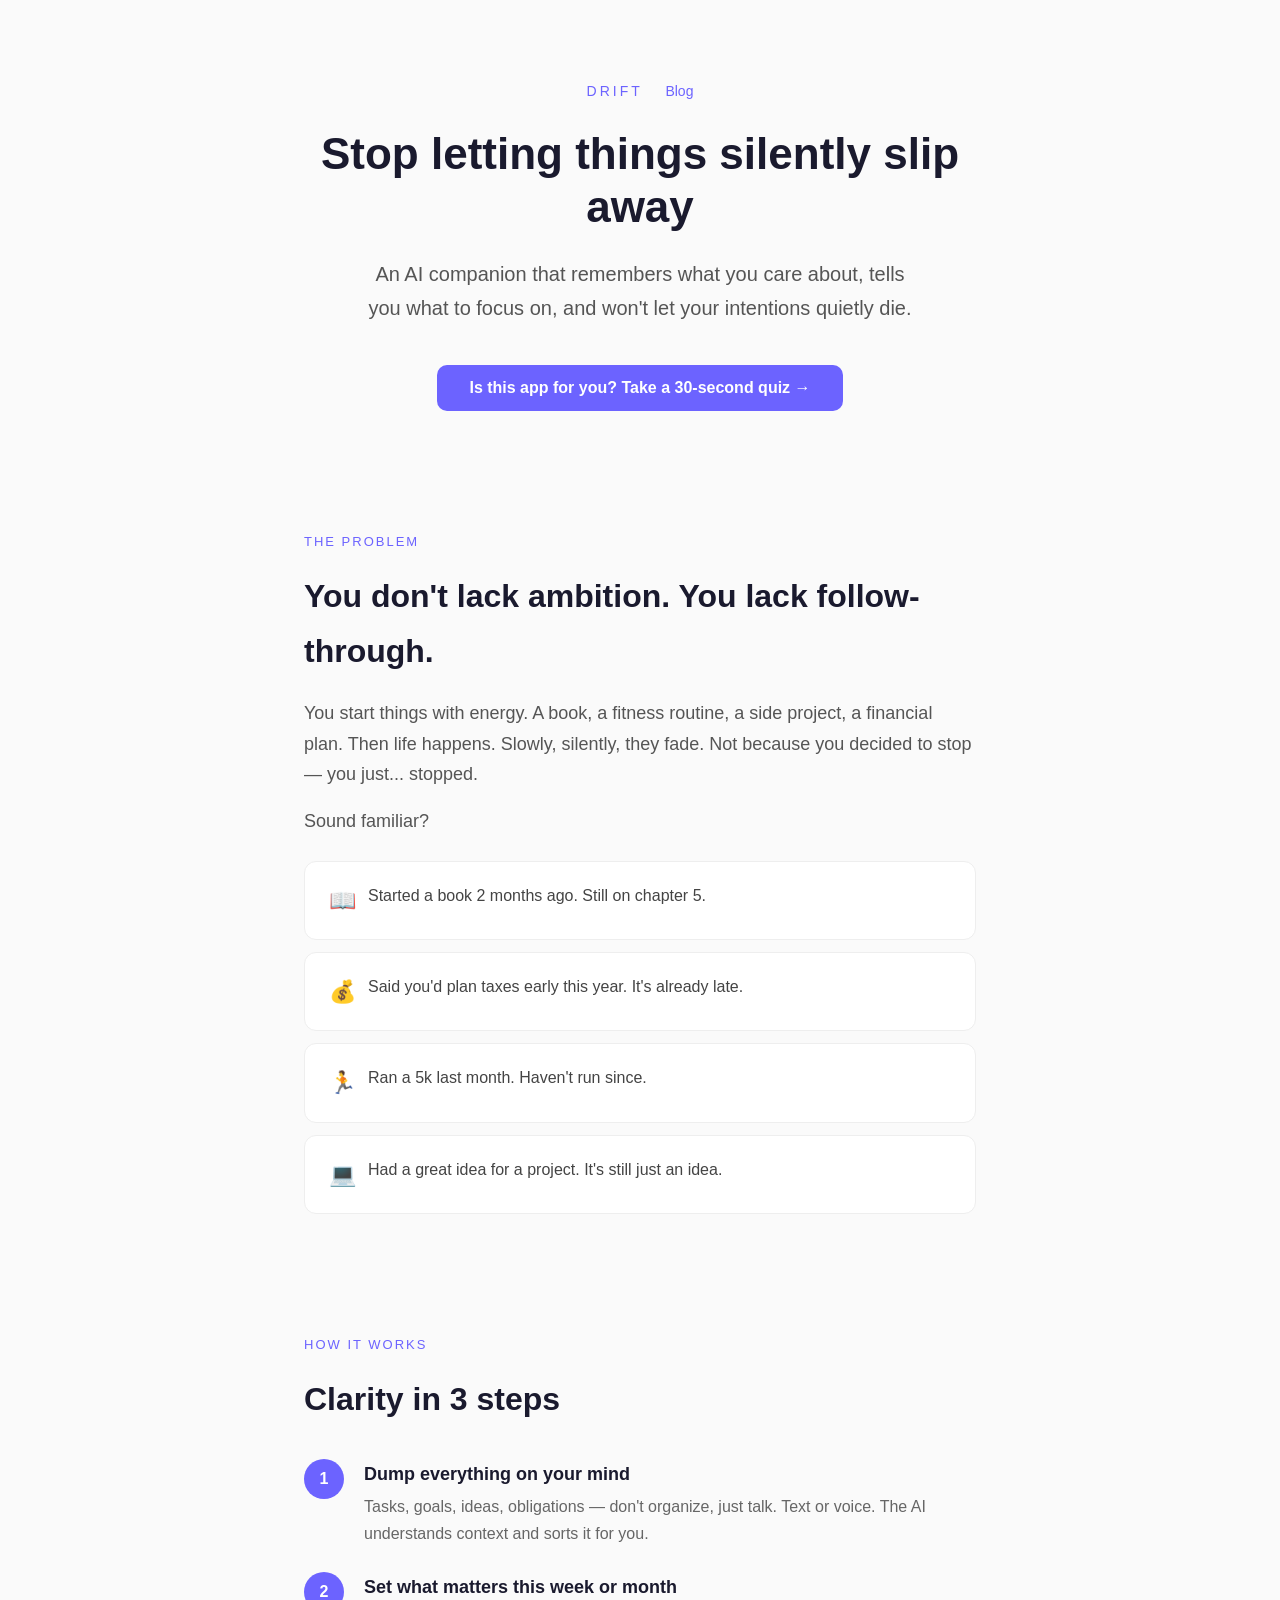
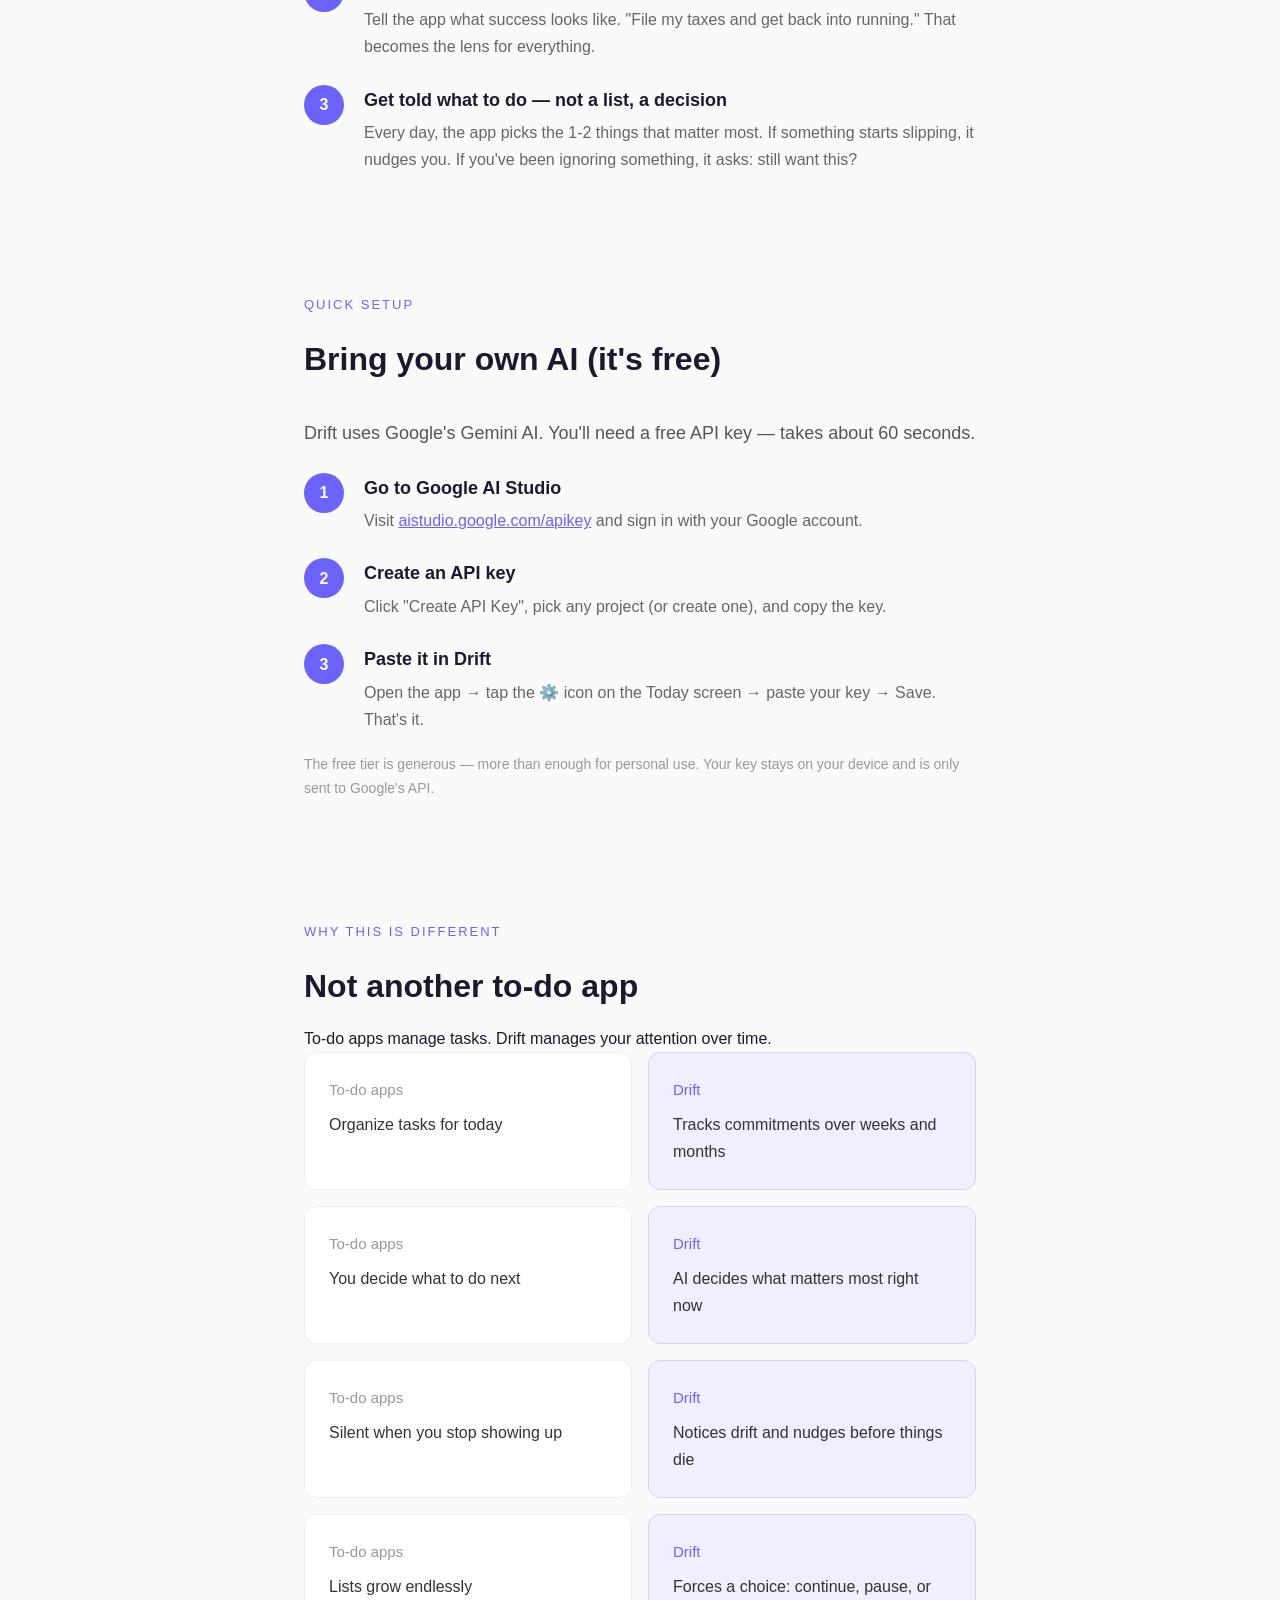
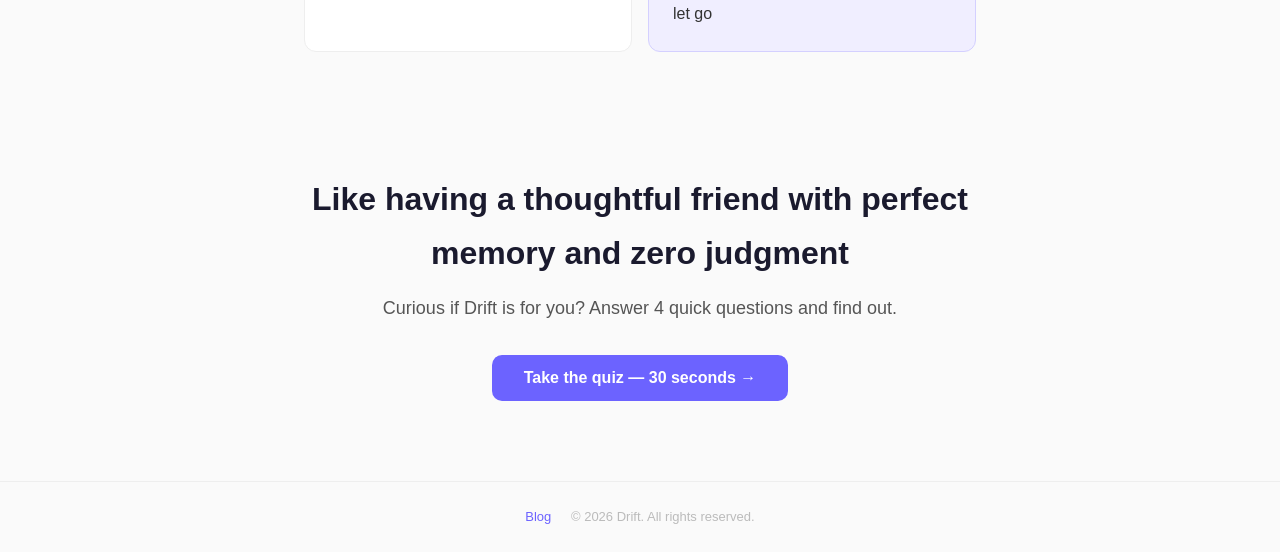
<file: index.html>
<!DOCTYPE html>
<html lang="en">
<head>
  <meta charset="UTF-8">
  <meta name="viewport" content="width=device-width, initial-scale=1.0">
  <title>Drift — Stop Letting Things Silently Slip Away</title>
  <meta name="google-site-verification" content="xtiHWnm3BCwvc8qfomX90AvRFeGoHMManrm8gWh2ktU" />
  <link rel="icon" type="image/png" href="favicon.png">
  <link rel="apple-touch-icon" href="apple-touch-icon.png">
  <meta name="description" content="An AI companion that remembers what you care about, tells you what to focus on, and won't let your intentions quietly die. Not another to-do app.">
  <link rel="canonical" href="https://suraj1074.github.io/Drift-Website/">
  <meta property="og:title" content="Drift — Stop Letting Things Silently Slip Away">
  <meta property="og:description" content="An AI companion that remembers what you care about, tells you what to focus on, and won't let your intentions quietly die.">
  <meta property="og:url" content="https://suraj1074.github.io/Drift-Website/">
  <meta property="og:type" content="website">
  <meta property="og:image" content="https://suraj1074.github.io/Drift-Website/og-image.png">
  <meta name="twitter:card" content="summary_large_image">
  <meta name="twitter:title" content="Drift — Stop Letting Things Silently Slip Away">
  <meta name="twitter:description" content="An AI companion that remembers what you care about, tells you what to focus on, and won't let your intentions quietly die.">
  <style>
    * { margin: 0; padding: 0; box-sizing: border-box; }

    body {
      font-family: -apple-system, BlinkMacSystemFont, 'Segoe UI', sans-serif;
      color: #1a1a2e;
      background: #fafafa;
      line-height: 1.7;
    }

    .container {
      max-width: 720px;
      margin: 0 auto;
      padding: 0 24px;
    }

    /* Hero */
    .hero {
      padding: 80px 0 60px;
      text-align: center;
    }

    .hero .logo {
      font-size: 14px;
      letter-spacing: 3px;
      text-transform: uppercase;
      color: #6c63ff;
      margin-bottom: 24px;
    }

    .hero h1 {
      font-size: 44px;
      font-weight: 700;
      line-height: 1.2;
      margin-bottom: 24px;
      color: #1a1a2e;
    }

    .hero .subtitle {
      font-size: 20px;
      color: #555;
      max-width: 560px;
      margin: 0 auto 40px;
    }

    .cta-box {
      display: flex;
      gap: 12px;
      justify-content: center;
      flex-wrap: wrap;
    }

    .cta-box input {
      padding: 14px 20px;
      font-size: 16px;
      border: 2px solid #e0e0e0;
      border-radius: 10px;
      width: 280px;
      outline: none;
      transition: border-color 0.2s;
    }

    .cta-box input:focus {
      border-color: #6c63ff;
    }

    .cta-box button, .btn-primary {
      padding: 14px 32px;
      font-size: 16px;
      background: #6c63ff;
      color: white;
      border: none;
      border-radius: 10px;
      cursor: pointer;
      font-weight: 600;
      transition: background 0.2s;
    }

    .cta-box button:hover, .btn-primary:hover {
      background: #5a52d5;
    }

    .cta-note {
      margin-top: 12px;
      font-size: 13px;
      color: #999;
    }

    .success-msg {
      display: none;
      margin-top: 16px;
      padding: 12px 20px;
      background: #e8f5e9;
      color: #2e7d32;
      border-radius: 8px;
      font-size: 15px;
    }

    /* Survey overlay */
    .survey-overlay {
      display: none;
      position: fixed;
      inset: 0;
      background: rgba(0,0,0,0.5);
      z-index: 100;
      align-items: center;
      justify-content: center;
      padding: 24px;
    }

    .survey-overlay.active {
      display: flex;
    }

    .survey-box {
      background: white;
      border-radius: 16px;
      padding: 40px 36px;
      max-width: 520px;
      width: 100%;
      position: relative;
      max-height: 90vh;
      overflow-y: auto;
    }

    .survey-close {
      position: absolute;
      top: 16px;
      right: 20px;
      background: none;
      border: none;
      font-size: 22px;
      cursor: pointer;
      color: #999;
    }

    .survey-progress {
      display: flex;
      gap: 6px;
      margin-bottom: 32px;
    }

    .survey-progress .dot {
      height: 4px;
      flex: 1;
      border-radius: 2px;
      background: #e0e0e0;
      transition: background 0.3s;
    }

    .survey-progress .dot.filled {
      background: #6c63ff;
    }

    .survey-question {
      display: none;
    }

    .survey-question.active {
      display: block;
    }

    .survey-question h3 {
      font-size: 22px;
      font-weight: 700;
      margin-bottom: 8px;
    }

    .survey-question .q-sub {
      font-size: 15px;
      color: #888;
      margin-bottom: 24px;
    }

    .survey-options {
      display: flex;
      flex-direction: column;
      gap: 10px;
    }

    .survey-options label {
      display: flex;
      align-items: center;
      gap: 12px;
      padding: 14px 18px;
      border: 2px solid #eee;
      border-radius: 10px;
      cursor: pointer;
      font-size: 16px;
      transition: border-color 0.2s, background 0.2s;
    }

    .survey-options label:hover {
      border-color: #d4d0ff;
      background: #faf9ff;
    }

    .survey-options input[type="radio"] {
      accent-color: #6c63ff;
      width: 18px;
      height: 18px;
    }

    .survey-options input[type="radio"]:checked + span {
      color: #1a1a2e;
    }

    .survey-options label:has(input:checked) {
      border-color: #6c63ff;
      background: #f0eeff;
    }

    .survey-nav {
      margin-top: 28px;
      display: flex;
      justify-content: flex-end;
    }

    /* Result screen */
    .survey-result {
      display: none;
      text-align: center;
    }

    .survey-result.active {
      display: block;
    }

    .result-score {
      font-size: 56px;
      margin-bottom: 8px;
    }

    .result-title {
      font-size: 24px;
      font-weight: 700;
      margin-bottom: 8px;
    }

    .result-desc {
      font-size: 16px;
      color: #555;
      margin-bottom: 28px;
      line-height: 1.6;
    }

    .result-cta {
      margin-top: 8px;
    }

    .result-cta .cta-box {
      margin-bottom: 8px;
    }

    @media (max-width: 600px) {
      .survey-box { padding: 28px 20px; }
      .survey-question h3 { font-size: 19px; }
    }

    /* Problem */
    .problem {
      padding: 60px 0;
    }

    .section-label {
      font-size: 13px;
      letter-spacing: 2px;
      text-transform: uppercase;
      color: #6c63ff;
      margin-bottom: 16px;
    }

    .problem h2 {
      font-size: 32px;
      font-weight: 700;
      margin-bottom: 20px;
    }

    .problem p {
      font-size: 18px;
      color: #555;
      margin-bottom: 16px;
    }

    .examples {
      margin-top: 24px;
      display: flex;
      flex-direction: column;
      gap: 12px;
    }

    .example-card {
      background: white;
      border: 1px solid #eee;
      border-radius: 12px;
      padding: 20px 24px;
      font-size: 16px;
      color: #444;
      display: flex;
      align-items: flex-start;
      gap: 12px;
    }

    .example-card .icon {
      font-size: 22px;
      flex-shrink: 0;
    }

    /* How it works */
    .how, .setup {
      padding: 60px 0;
    }

    .how h2, .setup h2 {
      font-size: 32px;
      font-weight: 700;
      margin-bottom: 32px;
    }

    .steps {
      display: flex;
      flex-direction: column;
      gap: 24px;
    }

    .step {
      display: flex;
      gap: 20px;
      align-items: flex-start;
    }

    .step-num {
      width: 40px;
      height: 40px;
      background: #6c63ff;
      color: white;
      border-radius: 50%;
      display: flex;
      align-items: center;
      justify-content: center;
      font-weight: 700;
      font-size: 16px;
      flex-shrink: 0;
    }

    .step-content h3 {
      font-size: 18px;
      font-weight: 600;
      margin-bottom: 4px;
    }

    .step-content p {
      font-size: 16px;
      color: #666;
    }

    /* Difference */
    .difference {
      padding: 60px 0;
    }

    .difference h2 {
      font-size: 32px;
      font-weight: 700;
      margin-bottom: 12px;
    }

    .difference > p {
      font-size: 18px;
      color: #555;
      margin-bottom: 28px;
    }

    .diff-grid {
      display: grid;
      grid-template-columns: 1fr 1fr;
      gap: 16px;
    }

    .diff-card {
      background: white;
      border: 1px solid #eee;
      border-radius: 12px;
      padding: 24px;
    }

    .diff-card.highlight {
      background: #f0eeff;
      border-color: #d4d0ff;
    }

    .diff-card h4 {
      font-size: 15px;
      color: #999;
      font-weight: 500;
      margin-bottom: 8px;
    }

    .diff-card.highlight h4 {
      color: #6c63ff;
    }

    .diff-card p {
      font-size: 16px;
      color: #333;
    }

    /* Bottom CTA */
    .bottom-cta {
      padding: 60px 0 80px;
      text-align: center;
    }

    .bottom-cta h2 {
      font-size: 32px;
      font-weight: 700;
      margin-bottom: 12px;
    }

    .bottom-cta p {
      font-size: 18px;
      color: #555;
      margin-bottom: 32px;
    }

    /* Footer */
    footer {
      padding: 24px 0;
      text-align: center;
      font-size: 13px;
      color: #bbb;
      border-top: 1px solid #eee;
    }

    @media (max-width: 600px) {
      .hero h1 { font-size: 32px; }
      .hero .subtitle { font-size: 17px; }
      .cta-box input { width: 100%; }
      .cta-box { flex-direction: column; align-items: center; }
      .diff-grid { grid-template-columns: 1fr; }
      .problem h2, .how h2, .difference h2, .bottom-cta h2 { font-size: 26px; }
    }
  </style>
</head>
<body>

  <!-- Hero -->
  <section class="hero">
    <div class="container">
      <div class="logo">Drift <a href="blog/" style="font-size:14px;letter-spacing:0;text-transform:none;color:#6c63ff;text-decoration:none;margin-left:16px;font-weight:500;">Blog</a></div>
      <h1>Stop letting things silently slip away</h1>
      <p class="subtitle">An AI companion that remembers what you care about, tells you what to focus on, and won't let your intentions quietly die.</p>
      <button class="btn-primary" onclick="openSurvey()">Is this app for you? Take a 30-second quiz →</button>
    </div>
  </section>

  <!-- Problem -->
  <section class="problem">
    <div class="container">
      <div class="section-label">The Problem</div>
      <h2>You don't lack ambition. You lack follow-through.</h2>
      <p>You start things with energy. A book, a fitness routine, a side project, a financial plan. Then life happens. Slowly, silently, they fade. Not because you decided to stop — you just... stopped.</p>
      <p>Sound familiar?</p>
      <div class="examples">
        <div class="example-card">
          <span class="icon">📖</span>
          <span>Started a book 2 months ago. Still on chapter 5.</span>
        </div>
        <div class="example-card">
          <span class="icon">💰</span>
          <span>Said you'd plan taxes early this year. It's already late.</span>
        </div>
        <div class="example-card">
          <span class="icon">🏃</span>
          <span>Ran a 5k last month. Haven't run since.</span>
        </div>
        <div class="example-card">
          <span class="icon">💻</span>
          <span>Had a great idea for a project. It's still just an idea.</span>
        </div>
      </div>
    </div>
  </section>

  <!-- How it works -->
  <section class="how">
    <div class="container">
      <div class="section-label">How It Works</div>
      <h2>Clarity in 3 steps</h2>
      <div class="steps">
        <div class="step">
          <div class="step-num">1</div>
          <div class="step-content">
            <h3>Dump everything on your mind</h3>
            <p>Tasks, goals, ideas, obligations — don't organize, just talk. Text or voice. The AI understands context and sorts it for you.</p>
          </div>
        </div>
        <div class="step">
          <div class="step-num">2</div>
          <div class="step-content">
            <h3>Set what matters this week or month</h3>
            <p>Tell the app what success looks like. "File my taxes and get back into running." That becomes the lens for everything.</p>
          </div>
        </div>
        <div class="step">
          <div class="step-num">3</div>
          <div class="step-content">
            <h3>Get told what to do — not a list, a decision</h3>
            <p>Every day, the app picks the 1-2 things that matter most. If something starts slipping, it nudges you. If you've been ignoring something, it asks: still want this?</p>
          </div>
        </div>
      </div>
    </div>
  </section>

  <!-- API Key Setup -->
  <section class="setup" id="setup">
    <div class="container">
      <div class="section-label">Quick Setup</div>
      <h2>Bring your own AI (it's free)</h2>
      <p style="font-size: 18px; color: #555; margin-bottom: 24px;">Drift uses Google's Gemini AI. You'll need a free API key — takes about 60 seconds.</p>
      <div class="steps">
        <div class="step">
          <div class="step-num">1</div>
          <div class="step-content">
            <h3>Go to Google AI Studio</h3>
            <p>Visit <a href="https://aistudio.google.com/apikey" target="_blank" rel="noopener" style="color: #6c63ff; text-decoration: underline;">aistudio.google.com/apikey</a> and sign in with your Google account.</p>
          </div>
        </div>
        <div class="step">
          <div class="step-num">2</div>
          <div class="step-content">
            <h3>Create an API key</h3>
            <p>Click "Create API Key", pick any project (or create one), and copy the key.</p>
          </div>
        </div>
        <div class="step">
          <div class="step-num">3</div>
          <div class="step-content">
            <h3>Paste it in Drift</h3>
            <p>Open the app → tap the ⚙️ icon on the Today screen → paste your key → Save. That's it.</p>
          </div>
        </div>
      </div>
      <p style="font-size: 14px; color: #999; margin-top: 20px;">The free tier is generous — more than enough for personal use. Your key stays on your device and is only sent to Google's API.</p>
    </div>
  </section>

  <!-- Difference -->
  <section class="difference">
    <div class="container">
      <div class="section-label">Why This Is Different</div>
      <h2>Not another to-do app</h2>
      <p>To-do apps manage tasks. Drift manages your attention over time.</p>
      <div class="diff-grid">
        <div class="diff-card">
          <h4>To-do apps</h4>
          <p>Organize tasks for today</p>
        </div>
        <div class="diff-card highlight">
          <h4>Drift</h4>
          <p>Tracks commitments over weeks and months</p>
        </div>
        <div class="diff-card">
          <h4>To-do apps</h4>
          <p>You decide what to do next</p>
        </div>
        <div class="diff-card highlight">
          <h4>Drift</h4>
          <p>AI decides what matters most right now</p>
        </div>
        <div class="diff-card">
          <h4>To-do apps</h4>
          <p>Silent when you stop showing up</p>
        </div>
        <div class="diff-card highlight">
          <h4>Drift</h4>
          <p>Notices drift and nudges before things die</p>
        </div>
        <div class="diff-card">
          <h4>To-do apps</h4>
          <p>Lists grow endlessly</p>
        </div>
        <div class="diff-card highlight">
          <h4>Drift</h4>
          <p>Forces a choice: continue, pause, or let go</p>
        </div>
      </div>
    </div>
  </section>

  <!-- Bottom CTA -->
  <section class="bottom-cta">
    <div class="container">
      <h2>Like having a thoughtful friend with perfect memory and zero judgment</h2>
      <p>Curious if Drift is for you? Answer 4 quick questions and find out.</p>
      <button class="btn-primary" onclick="openSurvey()">Take the quiz — 30 seconds →</button>
    </div>
  </section>

  <!-- Survey Overlay -->
  <div class="survey-overlay" id="surveyOverlay" role="dialog" aria-modal="true" aria-label="Quick quiz">
    <div class="survey-box">
      <button class="survey-close" onclick="closeSurvey()" aria-label="Close quiz">&times;</button>

      <div class="survey-progress" id="progressDots"></div>

      <!-- Q1 -->
      <div class="survey-question active" data-q="0">
        <h3>How often do you start something and quietly abandon it?</h3>
        <p class="q-sub">Books, projects, fitness plans, financial goals...</p>
        <div class="survey-options">
          <label><input type="radio" name="q0" value="3"><span>All the time — it's a pattern</span></label>
          <label><input type="radio" name="q0" value="2"><span>Often enough that it bothers me</span></label>
          <label><input type="radio" name="q0" value="1"><span>Sometimes, but I mostly follow through</span></label>
          <label><input type="radio" name="q0" value="0"><span>Rarely — I finish what I start</span></label>
        </div>
        <div class="survey-nav">
          <button class="btn-primary" onclick="nextQuestion()">Next →</button>
        </div>
      </div>

      <!-- Q2 -->
      <div class="survey-question" data-q="1">
        <h3>When you have a free hour, do you know what to spend it on?</h3>
        <p class="q-sub">Not what's fun — what actually moves you forward.</p>
        <div class="survey-options">
          <label><input type="radio" name="q1" value="3"><span>No — I usually scroll or do whatever feels easy</span></label>
          <label><input type="radio" name="q1" value="2"><span>I have a vague idea but rarely act on it</span></label>
          <label><input type="radio" name="q1" value="1"><span>Sometimes I pick the right thing</span></label>
          <label><input type="radio" name="q1" value="0"><span>Yes — I always know my priorities</span></label>
        </div>
        <div class="survey-nav">
          <button class="btn-primary" onclick="nextQuestion()">Next →</button>
        </div>
      </div>

      <!-- Q3 -->
      <div class="survey-question" data-q="2">
        <h3>Do important-but-not-urgent things keep getting pushed?</h3>
        <p class="q-sub">Tax planning, health checkups, learning something new, calling a friend...</p>
        <div class="survey-options">
          <label><input type="radio" name="q2" value="3"><span>Yes — they only happen when it's almost too late</span></label>
          <label><input type="radio" name="q2" value="2"><span>Often — I know I should but I don't</span></label>
          <label><input type="radio" name="q2" value="1"><span>Occasionally</span></label>
          <label><input type="radio" name="q2" value="0"><span>No — I stay on top of these</span></label>
        </div>
        <div class="survey-nav">
          <button class="btn-primary" onclick="nextQuestion()">Next →</button>
        </div>
      </div>

      <!-- Q4 -->
      <div class="survey-question" data-q="3">
        <h3>Have you tried to-do apps or planners before?</h3>
        <p class="q-sub">Todoist, Notion, Apple Reminders, a paper planner...</p>
        <div class="survey-options">
          <label><input type="radio" name="q3" value="3"><span>Yes, several — I always abandon them too</span></label>
          <label><input type="radio" name="q3" value="2"><span>A couple — they helped for a while then stopped</span></label>
          <label><input type="radio" name="q3" value="1"><span>One or two — they work okay</span></label>
          <label><input type="radio" name="q3" value="0"><span>No, I haven't really tried</span></label>
        </div>
        <div class="survey-nav">
          <button class="btn-primary" onclick="showResult()">See my result →</button>
        </div>
      </div>

      <!-- Result: High match -->
      <div class="survey-result" id="result-high">
        <div class="result-score">🎯</div>
        <div class="result-title">Drift is built for people like you.</div>
        <p class="result-desc">You start with good intentions but things slip through the cracks. You've tried tools before and they didn't stick. Drift is different — it doesn't just organize tasks, it watches what's drifting and keeps you honest. No guilt, just clarity.</p>
        <div class="result-cta">
          <div class="cta-box">
            <input type="email" id="email-result-high" placeholder="Your email" aria-label="Email address">
            <button onclick="handleSignup('email-result-high', 'success-result-high')">Get Early Access</button>
          </div>
          <p class="cta-note">No spam. We'll reach out when it's ready.</p>
          <div class="success-msg" id="success-result-high">You're in. We'll be in touch soon.</div>
        </div>
      </div>

      <!-- Result: Medium match -->
      <div class="survey-result" id="result-mid">
        <div class="result-score">🤔</div>
        <div class="result-title">You might benefit from Drift.</div>
        <p class="result-desc">You're not completely lost, but things do slip sometimes. Drift could help you stay on track with the stuff that matters most — especially the things that are easy to push off. Worth a try?</p>
        <div class="result-cta">
          <div class="cta-box">
            <input type="email" id="email-result-mid" placeholder="Your email" aria-label="Email address">
            <button onclick="handleSignup('email-result-mid', 'success-result-mid')">Sure, keep me posted</button>
          </div>
          <p class="cta-note">No spam. We'll reach out when it's ready.</p>
          <div class="success-msg" id="success-result-mid">Nice — we'll keep you in the loop.</div>
        </div>
      </div>

      <!-- Result: Low match -->
      <div class="survey-result" id="result-low">
        <div class="result-score">✅</div>
        <div class="result-title">Looks like you've got things under control.</div>
        <p class="result-desc">You seem to follow through on what matters and know your priorities. Drift is built for people who struggle with that — but if you're curious, you're welcome to check it out when it launches.</p>
        <div class="result-cta">
          <div class="cta-box">
            <input type="email" id="email-result-low" placeholder="Your email (optional)" aria-label="Email address">
            <button onclick="handleSignup('email-result-low', 'success-result-low')">Notify me anyway</button>
          </div>
          <div class="success-msg" id="success-result-low">Got it — we'll let you know.</div>
        </div>
      </div>

    </div>
  </div>

  <footer>
    <div class="container"><a href="blog/" style="color:#6c63ff;text-decoration:none;margin-right:16px;">Blog</a> &copy; 2026 Drift. All rights reserved.</div>
  </footer>

  <script>
    const totalQuestions = 4;
    let currentQ = 0;

    function buildDots() {
      const container = document.getElementById('progressDots');
      container.innerHTML = '';
      for (let i = 0; i < totalQuestions; i++) {
        const dot = document.createElement('div');
        dot.className = 'dot' + (i <= currentQ ? ' filled' : '');
        container.appendChild(dot);
      }
    }

    function openSurvey() {
      currentQ = 0;
      // Reset all questions
      document.querySelectorAll('.survey-question').forEach(q => q.classList.remove('active'));
      document.querySelectorAll('.survey-result').forEach(r => r.classList.remove('active'));
      document.querySelectorAll('.survey-options input').forEach(i => i.checked = false);
      document.querySelector('[data-q="0"]').classList.add('active');
      document.getElementById('surveyOverlay').classList.add('active');
      document.getElementById('progressDots').style.display = 'flex';
      buildDots();
      document.body.style.overflow = 'hidden';
    }

    function closeSurvey() {
      document.getElementById('surveyOverlay').classList.remove('active');
      document.body.style.overflow = '';
    }

    function nextQuestion() {
      const selected = document.querySelector(`input[name="q${currentQ}"]:checked`);
      if (!selected) return; // must pick an answer

      document.querySelector(`[data-q="${currentQ}"]`).classList.remove('active');
      currentQ++;
      document.querySelector(`[data-q="${currentQ}"]`).classList.add('active');
      buildDots();
    }

    function showResult() {
      const selected = document.querySelector(`input[name="q${currentQ}"]:checked`);
      if (!selected) return;

      let score = 0;
      for (let i = 0; i < totalQuestions; i++) {
        const ans = document.querySelector(`input[name="q${i}"]:checked`);
        if (ans) score += parseInt(ans.value);
      }

      document.querySelector(`[data-q="${currentQ}"]`).classList.remove('active');
      document.getElementById('progressDots').style.display = 'none';

      if (score >= 9) {
        document.getElementById('result-high').classList.add('active');
      } else if (score >= 5) {
        document.getElementById('result-mid').classList.add('active');
      } else {
        document.getElementById('result-low').classList.add('active');
      }
    }

    async function handleSignup(inputId, successId) {
      const input = document.getElementById(inputId);
      const success = document.getElementById(successId);
      const email = input.value.trim();

      if (!email || !email.includes('@')) {
        input.style.borderColor = '#e53935';
        return;
      }

      const source = inputId.replace('email-', '');

      try {
        await fetch('https://drift-api-evce.onrender.com/waitlist', {
          method: 'POST',
          headers: { 'Content-Type': 'application/json' },
          body: JSON.stringify({ email, source })
        });
      } catch (e) {
        console.error('Signup failed:', e);
      }

      input.style.display = 'none';
      input.closest('.cta-box').querySelector('button').style.display = 'none';
      success.style.display = 'block';
    }

    // Close on overlay click
    document.getElementById('surveyOverlay').addEventListener('click', function(e) {
      if (e.target === this) closeSurvey();
    });

    // Close on Escape
    document.addEventListener('keydown', function(e) {
      if (e.key === 'Escape') closeSurvey();
    });
  </script>

</body>
</html>
</file>
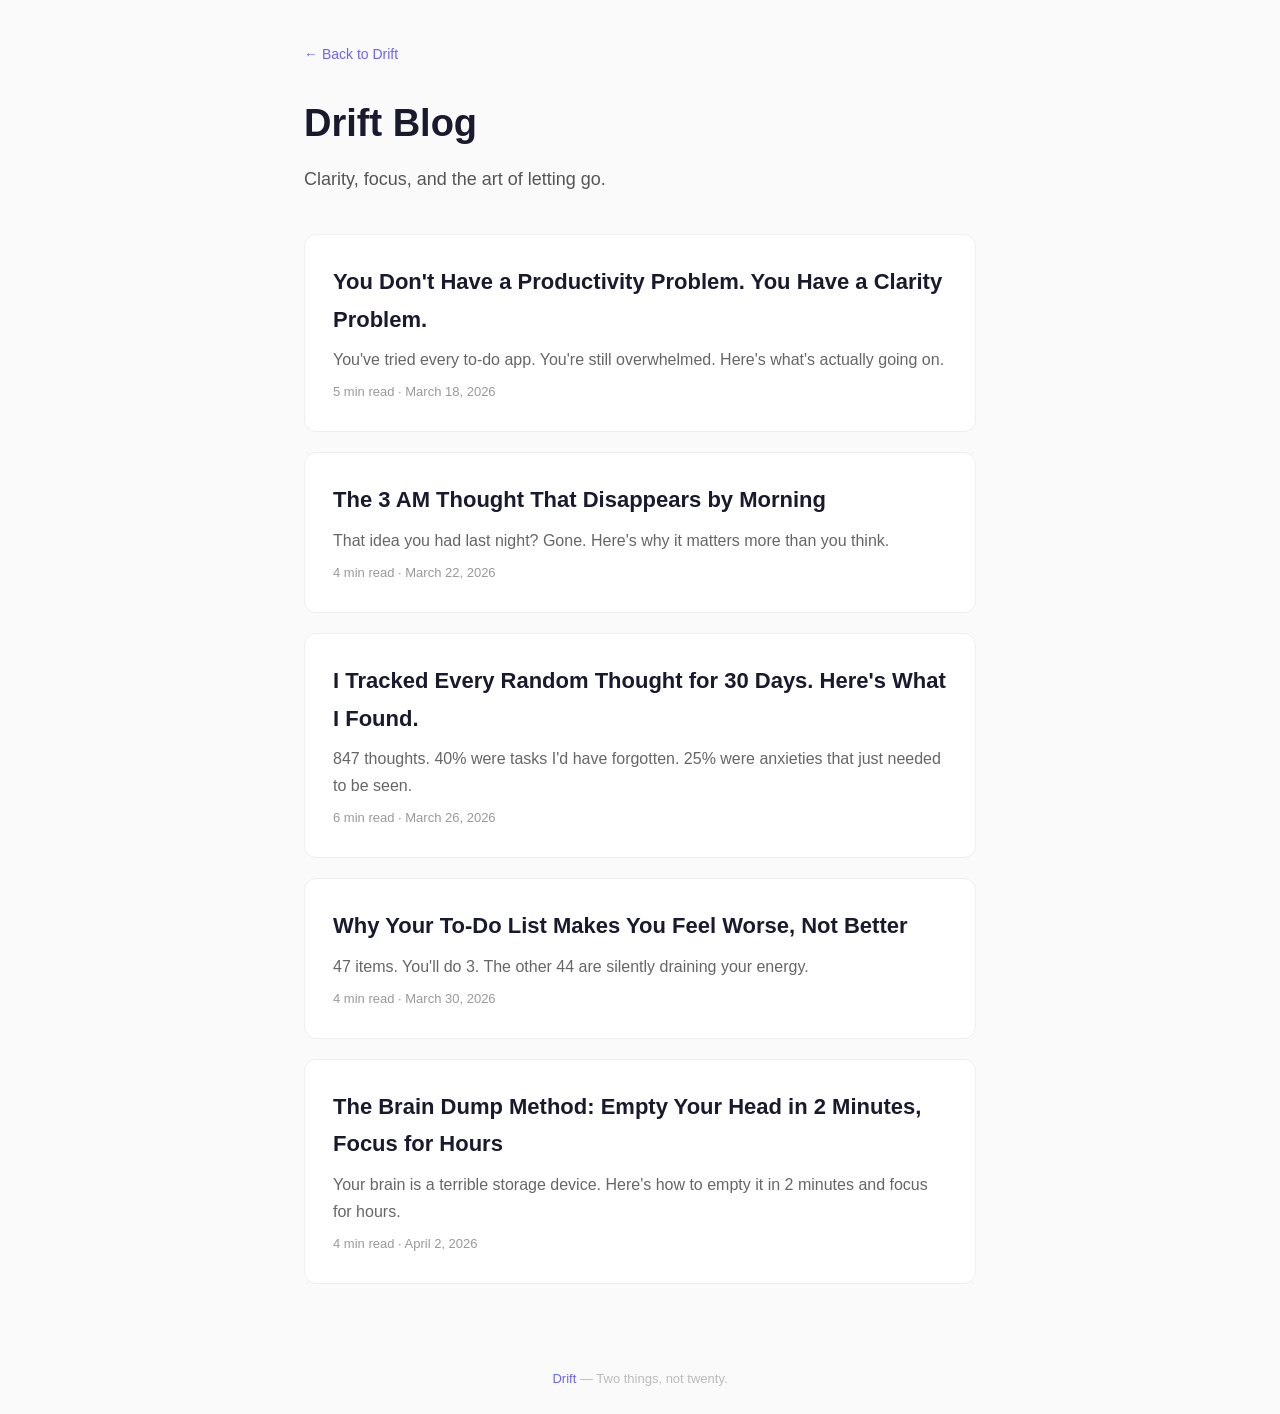
<file: blog/index.html>
<!DOCTYPE html>
<html lang="en">
<head>
  <meta charset="UTF-8">
  <meta name="viewport" content="width=device-width, initial-scale=1.0">
  <title>Drift Blog — Clarity, Focus, and Letting Go</title>
  <meta name="description" content="Articles about mental clarity, focus, and why most productivity advice is wrong. From the makers of Drift.">
  <link rel="canonical" href="https://suraj1074.github.io/Drift-Website/blog/">
  <link rel="icon" type="image/png" href="../favicon.png">
  <meta property="og:title" content="Drift Blog — Clarity, Focus, and Letting Go">
  <meta property="og:description" content="Articles about mental clarity, focus, and why most productivity advice is wrong.">
  <meta property="og:url" content="https://suraj1074.github.io/Drift-Website/blog/">
  <meta property="og:type" content="website">
  <meta property="og:image" content="https://suraj1074.github.io/Drift-Website/og-image.png">
  <meta name="twitter:card" content="summary_large_image">
  <style>
    * { margin: 0; padding: 0; box-sizing: border-box; }
    body { font-family: -apple-system, BlinkMacSystemFont, 'Segoe UI', sans-serif; color: #1a1a2e; background: #fafafa; line-height: 1.7; }
    .header { max-width: 720px; margin: 0 auto; padding: 40px 24px 0; }
    .header a.back { color: #6c63ff; text-decoration: none; font-size: 14px; }
    .header h1 { font-size: 38px; font-weight: 700; margin: 24px 0 8px; }
    .header p { font-size: 18px; color: #555; margin-bottom: 40px; }
    .articles { max-width: 720px; margin: 0 auto; padding: 0 24px 60px; display: flex; flex-direction: column; gap: 20px; }
    .card { background: white; border: 1px solid #eee; border-radius: 12px; padding: 28px; text-decoration: none; color: inherit; transition: border-color 0.2s, box-shadow 0.2s; }
    .card:hover { border-color: #d4d0ff; box-shadow: 0 4px 12px rgba(108,99,255,0.08); }
    .card h2 { font-size: 22px; font-weight: 700; margin-bottom: 8px; color: #1a1a2e; }
    .card p { font-size: 16px; color: #666; margin-bottom: 8px; }
    .card .meta { font-size: 13px; color: #999; }
    footer { text-align: center; padding: 24px; font-size: 13px; color: #bbb; }
    footer a { color: #6c63ff; text-decoration: none; }
    @media (max-width: 600px) { .header h1 { font-size: 28px; } .card h2 { font-size: 19px; } }
  </style>
</head>
<body>
  <div class="header">
    <a class="back" href="https://suraj1074.github.io/Drift-Website/">← Back to Drift</a>
    <h1>Drift Blog</h1>
    <p>Clarity, focus, and the art of letting go.</p>
  </div>
  <div class="articles">
    <a class="card" href="clarity-not-productivity.html">
      <h2>You Don't Have a Productivity Problem. You Have a Clarity Problem.</h2>
      <p>You've tried every to-do app. You're still overwhelmed. Here's what's actually going on.</p>
      <div class="meta">5 min read · March 18, 2026</div>
    </a>
    <a class="card" href="3am-thought.html">
      <h2>The 3 AM Thought That Disappears by Morning</h2>
      <p>That idea you had last night? Gone. Here's why it matters more than you think.</p>
      <div class="meta">4 min read · March 22, 2026</div>
    </a>
    <a class="card" href="30-day-thought-experiment.html">
      <h2>I Tracked Every Random Thought for 30 Days. Here's What I Found.</h2>
      <p>847 thoughts. 40% were tasks I'd have forgotten. 25% were anxieties that just needed to be seen.</p>
      <div class="meta">6 min read · March 26, 2026</div>
    </a>
    <a class="card" href="todo-list-guilt.html">
      <h2>Why Your To-Do List Makes You Feel Worse, Not Better</h2>
      <p>47 items. You'll do 3. The other 44 are silently draining your energy.</p>
      <div class="meta">4 min read · March 30, 2026</div>
    </a>
    <a class="card" href="brain-dump-method.html">
      <h2>The Brain Dump Method: Empty Your Head in 2 Minutes, Focus for Hours</h2>
      <p>Your brain is a terrible storage device. Here's how to empty it in 2 minutes and focus for hours.</p>
      <div class="meta">4 min read · April 2, 2026</div>
    </a>
  </div>
  <footer><a href="https://suraj1074.github.io/Drift-Website/">Drift</a> — Two things, not twenty.</footer>
</body>
</html>
</file>
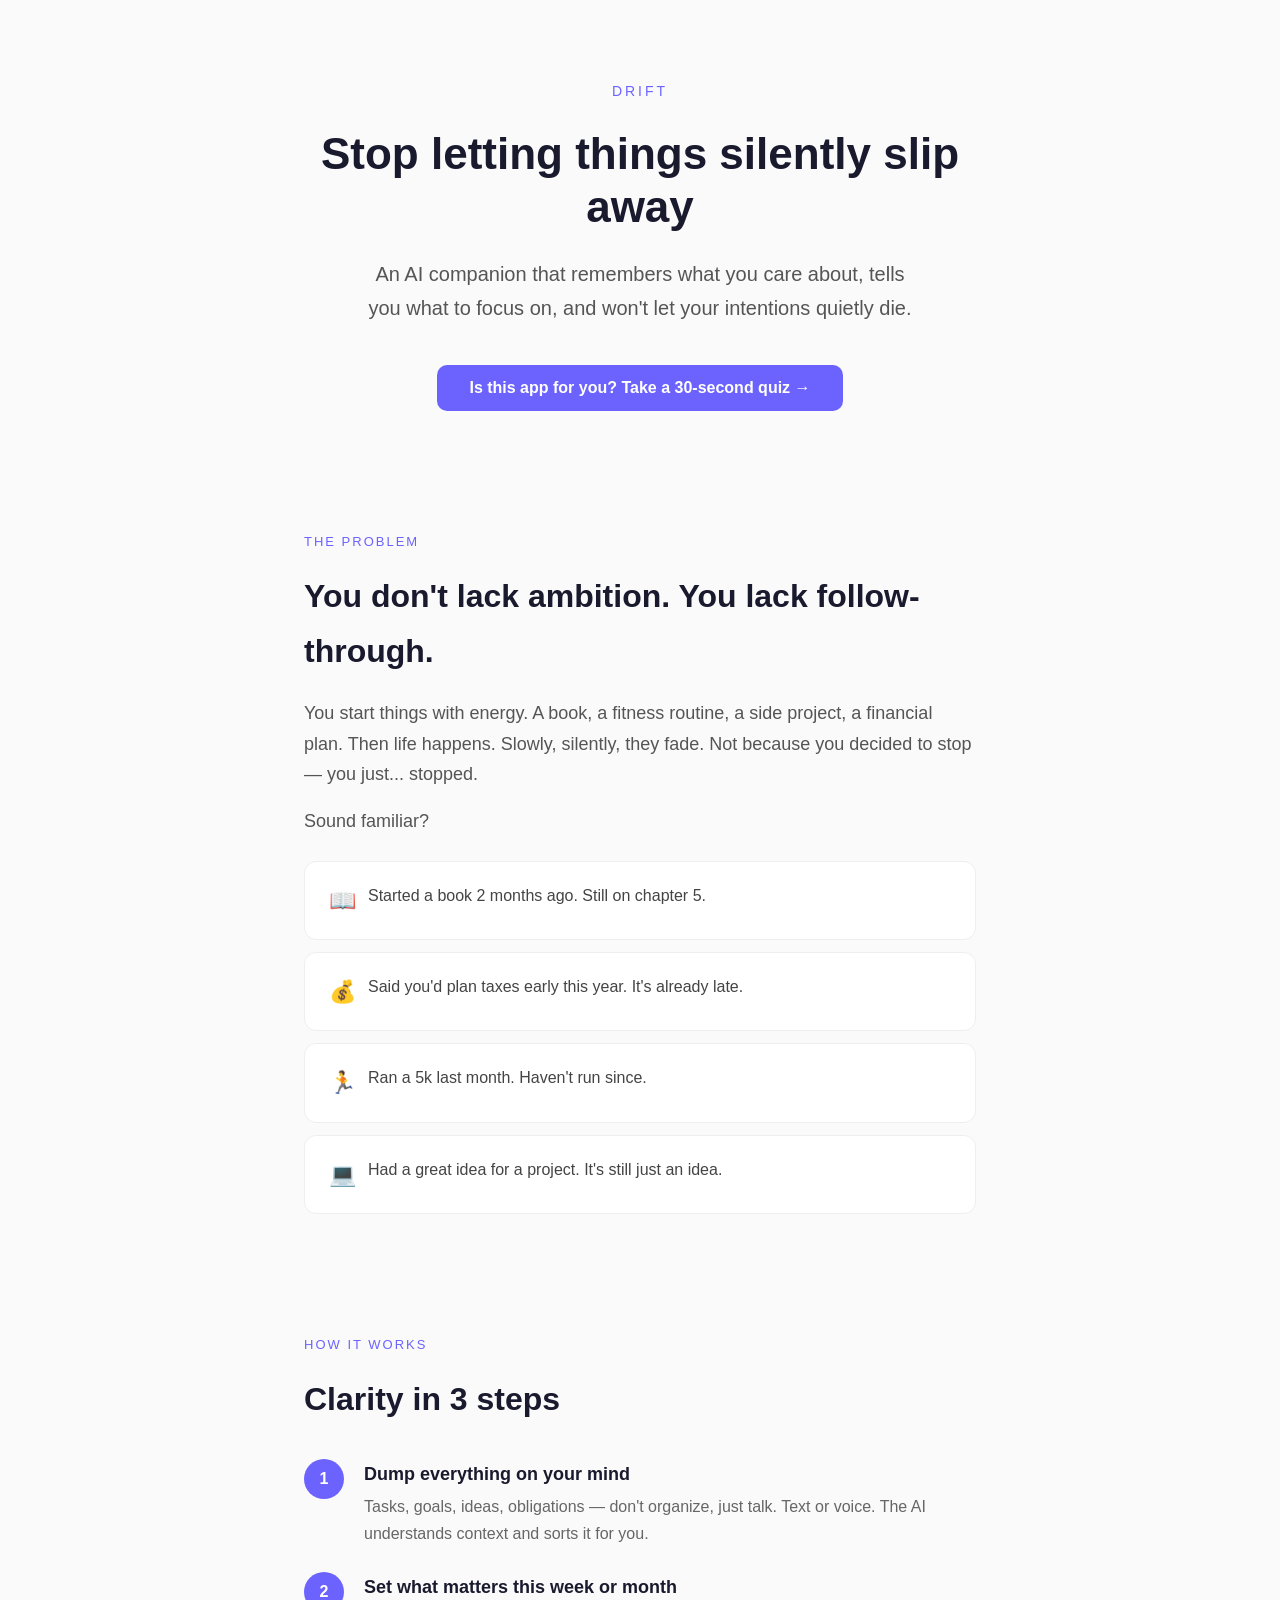
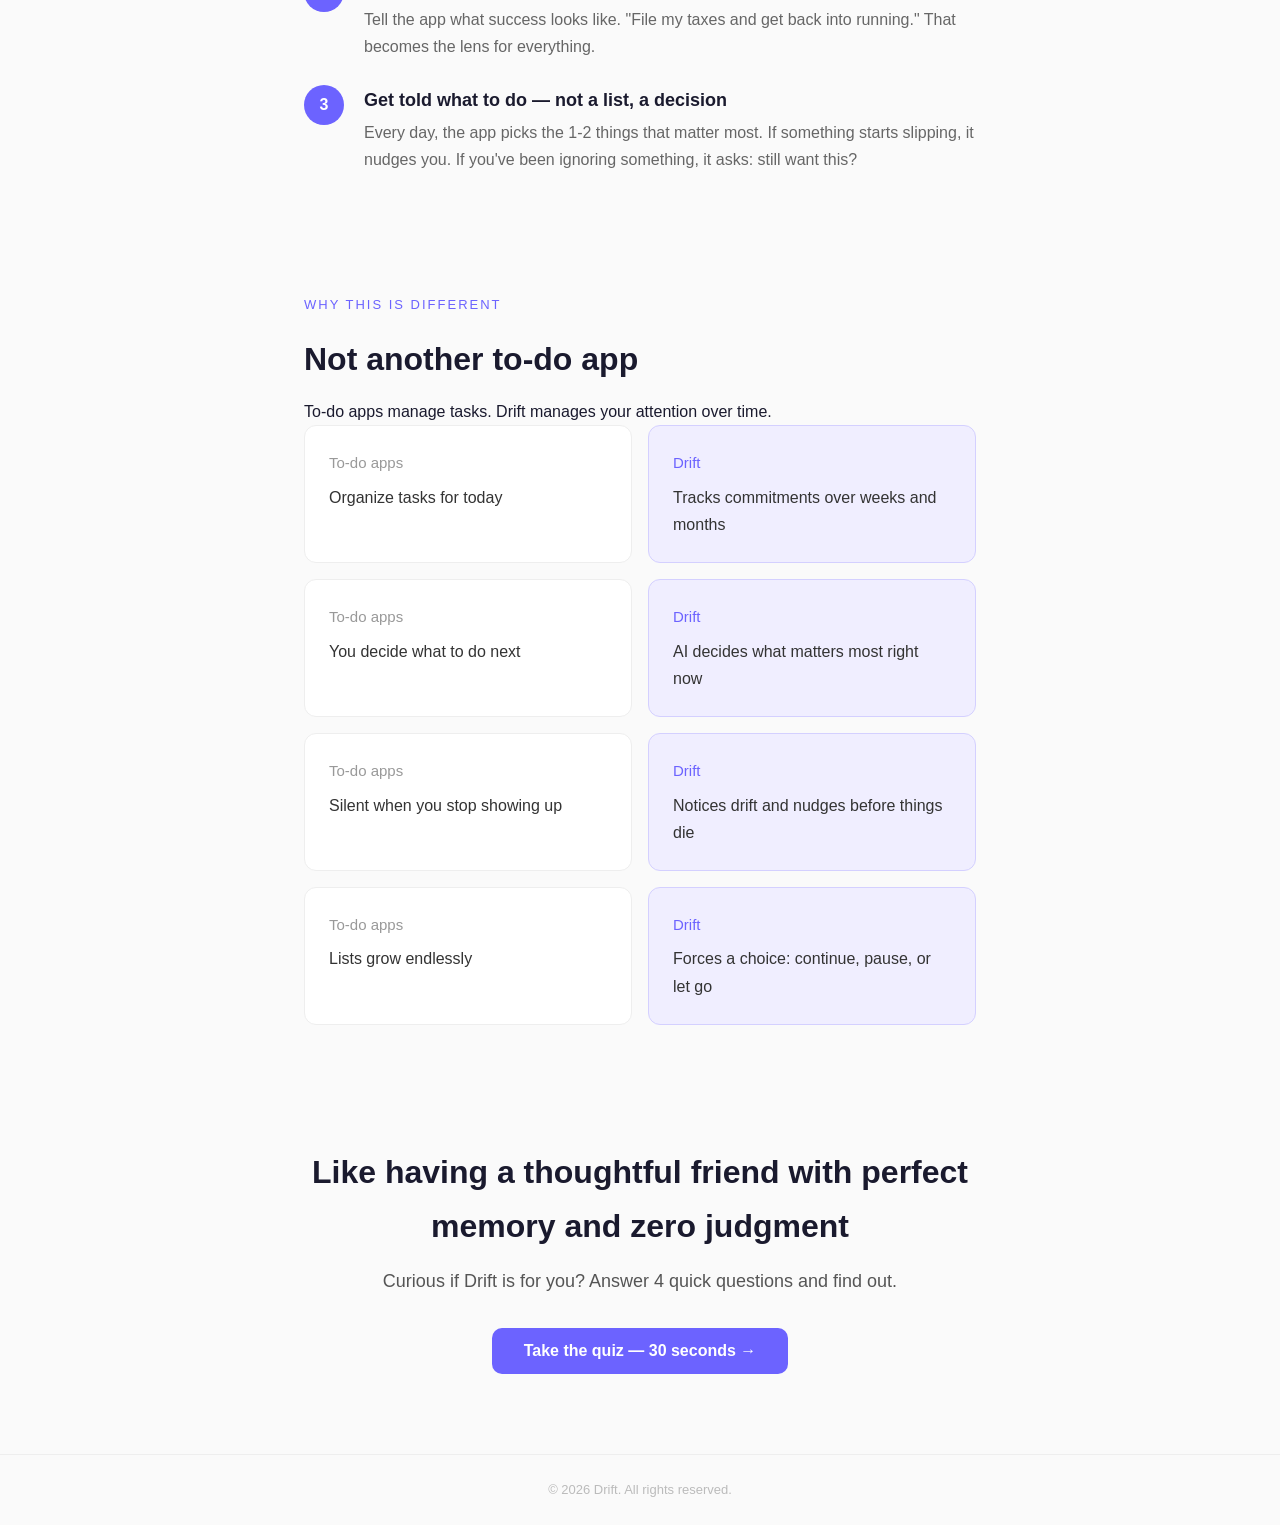
<file: frontend/index.html>
<!DOCTYPE html>
<html lang="en">
<head>
  <meta charset="UTF-8">
  <meta name="viewport" content="width=device-width, initial-scale=1.0">
  <title>Drift — Stop Letting Things Silently Slip Away</title>
  <style>
    * { margin: 0; padding: 0; box-sizing: border-box; }

    body {
      font-family: -apple-system, BlinkMacSystemFont, 'Segoe UI', sans-serif;
      color: #1a1a2e;
      background: #fafafa;
      line-height: 1.7;
    }

    .container {
      max-width: 720px;
      margin: 0 auto;
      padding: 0 24px;
    }

    /* Hero */
    .hero {
      padding: 80px 0 60px;
      text-align: center;
    }

    .hero .logo {
      font-size: 14px;
      letter-spacing: 3px;
      text-transform: uppercase;
      color: #6c63ff;
      margin-bottom: 24px;
    }

    .hero h1 {
      font-size: 44px;
      font-weight: 700;
      line-height: 1.2;
      margin-bottom: 24px;
      color: #1a1a2e;
    }

    .hero .subtitle {
      font-size: 20px;
      color: #555;
      max-width: 560px;
      margin: 0 auto 40px;
    }

    .cta-box {
      display: flex;
      gap: 12px;
      justify-content: center;
      flex-wrap: wrap;
    }

    .cta-box input {
      padding: 14px 20px;
      font-size: 16px;
      border: 2px solid #e0e0e0;
      border-radius: 10px;
      width: 280px;
      outline: none;
      transition: border-color 0.2s;
    }

    .cta-box input:focus {
      border-color: #6c63ff;
    }

    .cta-box button, .btn-primary {
      padding: 14px 32px;
      font-size: 16px;
      background: #6c63ff;
      color: white;
      border: none;
      border-radius: 10px;
      cursor: pointer;
      font-weight: 600;
      transition: background 0.2s;
    }

    .cta-box button:hover, .btn-primary:hover {
      background: #5a52d5;
    }

    .cta-note {
      margin-top: 12px;
      font-size: 13px;
      color: #999;
    }

    .success-msg {
      display: none;
      margin-top: 16px;
      padding: 12px 20px;
      background: #e8f5e9;
      color: #2e7d32;
      border-radius: 8px;
      font-size: 15px;
    }

    /* Survey overlay */
    .survey-overlay {
      display: none;
      position: fixed;
      inset: 0;
      background: rgba(0,0,0,0.5);
      z-index: 100;
      align-items: center;
      justify-content: center;
      padding: 24px;
    }

    .survey-overlay.active {
      display: flex;
    }

    .survey-box {
      background: white;
      border-radius: 16px;
      padding: 40px 36px;
      max-width: 520px;
      width: 100%;
      position: relative;
      max-height: 90vh;
      overflow-y: auto;
    }

    .survey-close {
      position: absolute;
      top: 16px;
      right: 20px;
      background: none;
      border: none;
      font-size: 22px;
      cursor: pointer;
      color: #999;
    }

    .survey-progress {
      display: flex;
      gap: 6px;
      margin-bottom: 32px;
    }

    .survey-progress .dot {
      height: 4px;
      flex: 1;
      border-radius: 2px;
      background: #e0e0e0;
      transition: background 0.3s;
    }

    .survey-progress .dot.filled {
      background: #6c63ff;
    }

    .survey-question {
      display: none;
    }

    .survey-question.active {
      display: block;
    }

    .survey-question h3 {
      font-size: 22px;
      font-weight: 700;
      margin-bottom: 8px;
    }

    .survey-question .q-sub {
      font-size: 15px;
      color: #888;
      margin-bottom: 24px;
    }

    .survey-options {
      display: flex;
      flex-direction: column;
      gap: 10px;
    }

    .survey-options label {
      display: flex;
      align-items: center;
      gap: 12px;
      padding: 14px 18px;
      border: 2px solid #eee;
      border-radius: 10px;
      cursor: pointer;
      font-size: 16px;
      transition: border-color 0.2s, background 0.2s;
    }

    .survey-options label:hover {
      border-color: #d4d0ff;
      background: #faf9ff;
    }

    .survey-options input[type="radio"] {
      accent-color: #6c63ff;
      width: 18px;
      height: 18px;
    }

    .survey-options input[type="radio"]:checked + span {
      color: #1a1a2e;
    }

    .survey-options label:has(input:checked) {
      border-color: #6c63ff;
      background: #f0eeff;
    }

    .survey-nav {
      margin-top: 28px;
      display: flex;
      justify-content: flex-end;
    }

    /* Result screen */
    .survey-result {
      display: none;
      text-align: center;
    }

    .survey-result.active {
      display: block;
    }

    .result-score {
      font-size: 56px;
      margin-bottom: 8px;
    }

    .result-title {
      font-size: 24px;
      font-weight: 700;
      margin-bottom: 8px;
    }

    .result-desc {
      font-size: 16px;
      color: #555;
      margin-bottom: 28px;
      line-height: 1.6;
    }

    .result-cta {
      margin-top: 8px;
    }

    .result-cta .cta-box {
      margin-bottom: 8px;
    }

    @media (max-width: 600px) {
      .survey-box { padding: 28px 20px; }
      .survey-question h3 { font-size: 19px; }
    }

    /* Problem */
    .problem {
      padding: 60px 0;
    }

    .section-label {
      font-size: 13px;
      letter-spacing: 2px;
      text-transform: uppercase;
      color: #6c63ff;
      margin-bottom: 16px;
    }

    .problem h2 {
      font-size: 32px;
      font-weight: 700;
      margin-bottom: 20px;
    }

    .problem p {
      font-size: 18px;
      color: #555;
      margin-bottom: 16px;
    }

    .examples {
      margin-top: 24px;
      display: flex;
      flex-direction: column;
      gap: 12px;
    }

    .example-card {
      background: white;
      border: 1px solid #eee;
      border-radius: 12px;
      padding: 20px 24px;
      font-size: 16px;
      color: #444;
      display: flex;
      align-items: flex-start;
      gap: 12px;
    }

    .example-card .icon {
      font-size: 22px;
      flex-shrink: 0;
    }

    /* How it works */
    .how {
      padding: 60px 0;
    }

    .how h2 {
      font-size: 32px;
      font-weight: 700;
      margin-bottom: 32px;
    }

    .steps {
      display: flex;
      flex-direction: column;
      gap: 24px;
    }

    .step {
      display: flex;
      gap: 20px;
      align-items: flex-start;
    }

    .step-num {
      width: 40px;
      height: 40px;
      background: #6c63ff;
      color: white;
      border-radius: 50%;
      display: flex;
      align-items: center;
      justify-content: center;
      font-weight: 700;
      font-size: 16px;
      flex-shrink: 0;
    }

    .step-content h3 {
      font-size: 18px;
      font-weight: 600;
      margin-bottom: 4px;
    }

    .step-content p {
      font-size: 16px;
      color: #666;
    }

    /* Difference */
    .difference {
      padding: 60px 0;
    }

    .difference h2 {
      font-size: 32px;
      font-weight: 700;
      margin-bottom: 12px;
    }

    .difference > p {
      font-size: 18px;
      color: #555;
      margin-bottom: 28px;
    }

    .diff-grid {
      display: grid;
      grid-template-columns: 1fr 1fr;
      gap: 16px;
    }

    .diff-card {
      background: white;
      border: 1px solid #eee;
      border-radius: 12px;
      padding: 24px;
    }

    .diff-card.highlight {
      background: #f0eeff;
      border-color: #d4d0ff;
    }

    .diff-card h4 {
      font-size: 15px;
      color: #999;
      font-weight: 500;
      margin-bottom: 8px;
    }

    .diff-card.highlight h4 {
      color: #6c63ff;
    }

    .diff-card p {
      font-size: 16px;
      color: #333;
    }

    /* Bottom CTA */
    .bottom-cta {
      padding: 60px 0 80px;
      text-align: center;
    }

    .bottom-cta h2 {
      font-size: 32px;
      font-weight: 700;
      margin-bottom: 12px;
    }

    .bottom-cta p {
      font-size: 18px;
      color: #555;
      margin-bottom: 32px;
    }

    /* Footer */
    footer {
      padding: 24px 0;
      text-align: center;
      font-size: 13px;
      color: #bbb;
      border-top: 1px solid #eee;
    }

    @media (max-width: 600px) {
      .hero h1 { font-size: 32px; }
      .hero .subtitle { font-size: 17px; }
      .cta-box input { width: 100%; }
      .cta-box { flex-direction: column; align-items: center; }
      .diff-grid { grid-template-columns: 1fr; }
      .problem h2, .how h2, .difference h2, .bottom-cta h2 { font-size: 26px; }
    }
  </style>
</head>
<body>

  <!-- Hero -->
  <section class="hero">
    <div class="container">
      <div class="logo">Drift</div>
      <h1>Stop letting things silently slip away</h1>
      <p class="subtitle">An AI companion that remembers what you care about, tells you what to focus on, and won't let your intentions quietly die.</p>
      <button class="btn-primary" onclick="openSurvey()">Is this app for you? Take a 30-second quiz →</button>
    </div>
  </section>

  <!-- Problem -->
  <section class="problem">
    <div class="container">
      <div class="section-label">The Problem</div>
      <h2>You don't lack ambition. You lack follow-through.</h2>
      <p>You start things with energy. A book, a fitness routine, a side project, a financial plan. Then life happens. Slowly, silently, they fade. Not because you decided to stop — you just... stopped.</p>
      <p>Sound familiar?</p>
      <div class="examples">
        <div class="example-card">
          <span class="icon">📖</span>
          <span>Started a book 2 months ago. Still on chapter 5.</span>
        </div>
        <div class="example-card">
          <span class="icon">💰</span>
          <span>Said you'd plan taxes early this year. It's already late.</span>
        </div>
        <div class="example-card">
          <span class="icon">🏃</span>
          <span>Ran a 5k last month. Haven't run since.</span>
        </div>
        <div class="example-card">
          <span class="icon">💻</span>
          <span>Had a great idea for a project. It's still just an idea.</span>
        </div>
      </div>
    </div>
  </section>

  <!-- How it works -->
  <section class="how">
    <div class="container">
      <div class="section-label">How It Works</div>
      <h2>Clarity in 3 steps</h2>
      <div class="steps">
        <div class="step">
          <div class="step-num">1</div>
          <div class="step-content">
            <h3>Dump everything on your mind</h3>
            <p>Tasks, goals, ideas, obligations — don't organize, just talk. Text or voice. The AI understands context and sorts it for you.</p>
          </div>
        </div>
        <div class="step">
          <div class="step-num">2</div>
          <div class="step-content">
            <h3>Set what matters this week or month</h3>
            <p>Tell the app what success looks like. "File my taxes and get back into running." That becomes the lens for everything.</p>
          </div>
        </div>
        <div class="step">
          <div class="step-num">3</div>
          <div class="step-content">
            <h3>Get told what to do — not a list, a decision</h3>
            <p>Every day, the app picks the 1-2 things that matter most. If something starts slipping, it nudges you. If you've been ignoring something, it asks: still want this?</p>
          </div>
        </div>
      </div>
    </div>
  </section>

  <!-- Difference -->
  <section class="difference">
    <div class="container">
      <div class="section-label">Why This Is Different</div>
      <h2>Not another to-do app</h2>
      <p>To-do apps manage tasks. Drift manages your attention over time.</p>
      <div class="diff-grid">
        <div class="diff-card">
          <h4>To-do apps</h4>
          <p>Organize tasks for today</p>
        </div>
        <div class="diff-card highlight">
          <h4>Drift</h4>
          <p>Tracks commitments over weeks and months</p>
        </div>
        <div class="diff-card">
          <h4>To-do apps</h4>
          <p>You decide what to do next</p>
        </div>
        <div class="diff-card highlight">
          <h4>Drift</h4>
          <p>AI decides what matters most right now</p>
        </div>
        <div class="diff-card">
          <h4>To-do apps</h4>
          <p>Silent when you stop showing up</p>
        </div>
        <div class="diff-card highlight">
          <h4>Drift</h4>
          <p>Notices drift and nudges before things die</p>
        </div>
        <div class="diff-card">
          <h4>To-do apps</h4>
          <p>Lists grow endlessly</p>
        </div>
        <div class="diff-card highlight">
          <h4>Drift</h4>
          <p>Forces a choice: continue, pause, or let go</p>
        </div>
      </div>
    </div>
  </section>

  <!-- Bottom CTA -->
  <section class="bottom-cta">
    <div class="container">
      <h2>Like having a thoughtful friend with perfect memory and zero judgment</h2>
      <p>Curious if Drift is for you? Answer 4 quick questions and find out.</p>
      <button class="btn-primary" onclick="openSurvey()">Take the quiz — 30 seconds →</button>
    </div>
  </section>

  <!-- Survey Overlay -->
  <div class="survey-overlay" id="surveyOverlay" role="dialog" aria-modal="true" aria-label="Quick quiz">
    <div class="survey-box">
      <button class="survey-close" onclick="closeSurvey()" aria-label="Close quiz">&times;</button>

      <div class="survey-progress" id="progressDots"></div>

      <!-- Q1 -->
      <div class="survey-question active" data-q="0">
        <h3>How often do you start something and quietly abandon it?</h3>
        <p class="q-sub">Books, projects, fitness plans, financial goals...</p>
        <div class="survey-options">
          <label><input type="radio" name="q0" value="3"><span>All the time — it's a pattern</span></label>
          <label><input type="radio" name="q0" value="2"><span>Often enough that it bothers me</span></label>
          <label><input type="radio" name="q0" value="1"><span>Sometimes, but I mostly follow through</span></label>
          <label><input type="radio" name="q0" value="0"><span>Rarely — I finish what I start</span></label>
        </div>
        <div class="survey-nav">
          <button class="btn-primary" onclick="nextQuestion()">Next →</button>
        </div>
      </div>

      <!-- Q2 -->
      <div class="survey-question" data-q="1">
        <h3>When you have a free hour, do you know what to spend it on?</h3>
        <p class="q-sub">Not what's fun — what actually moves you forward.</p>
        <div class="survey-options">
          <label><input type="radio" name="q1" value="3"><span>No — I usually scroll or do whatever feels easy</span></label>
          <label><input type="radio" name="q1" value="2"><span>I have a vague idea but rarely act on it</span></label>
          <label><input type="radio" name="q1" value="1"><span>Sometimes I pick the right thing</span></label>
          <label><input type="radio" name="q1" value="0"><span>Yes — I always know my priorities</span></label>
        </div>
        <div class="survey-nav">
          <button class="btn-primary" onclick="nextQuestion()">Next →</button>
        </div>
      </div>

      <!-- Q3 -->
      <div class="survey-question" data-q="2">
        <h3>Do important-but-not-urgent things keep getting pushed?</h3>
        <p class="q-sub">Tax planning, health checkups, learning something new, calling a friend...</p>
        <div class="survey-options">
          <label><input type="radio" name="q2" value="3"><span>Yes — they only happen when it's almost too late</span></label>
          <label><input type="radio" name="q2" value="2"><span>Often — I know I should but I don't</span></label>
          <label><input type="radio" name="q2" value="1"><span>Occasionally</span></label>
          <label><input type="radio" name="q2" value="0"><span>No — I stay on top of these</span></label>
        </div>
        <div class="survey-nav">
          <button class="btn-primary" onclick="nextQuestion()">Next →</button>
        </div>
      </div>

      <!-- Q4 -->
      <div class="survey-question" data-q="3">
        <h3>Have you tried to-do apps or planners before?</h3>
        <p class="q-sub">Todoist, Notion, Apple Reminders, a paper planner...</p>
        <div class="survey-options">
          <label><input type="radio" name="q3" value="3"><span>Yes, several — I always abandon them too</span></label>
          <label><input type="radio" name="q3" value="2"><span>A couple — they helped for a while then stopped</span></label>
          <label><input type="radio" name="q3" value="1"><span>One or two — they work okay</span></label>
          <label><input type="radio" name="q3" value="0"><span>No, I haven't really tried</span></label>
        </div>
        <div class="survey-nav">
          <button class="btn-primary" onclick="showResult()">See my result →</button>
        </div>
      </div>

      <!-- Result: High match -->
      <div class="survey-result" id="result-high">
        <div class="result-score">🎯</div>
        <div class="result-title">Drift is built for people like you.</div>
        <p class="result-desc">You start with good intentions but things slip through the cracks. You've tried tools before and they didn't stick. Drift is different — it doesn't just organize tasks, it watches what's drifting and keeps you honest. No guilt, just clarity.</p>
        <div class="result-cta">
          <div class="cta-box">
            <input type="email" id="email-result-high" placeholder="Your email" aria-label="Email address">
            <button onclick="handleSignup('email-result-high', 'success-result-high')">Get Early Access</button>
          </div>
          <p class="cta-note">No spam. We'll reach out when it's ready.</p>
          <div class="success-msg" id="success-result-high">You're in. We'll be in touch soon.</div>
        </div>
      </div>

      <!-- Result: Medium match -->
      <div class="survey-result" id="result-mid">
        <div class="result-score">🤔</div>
        <div class="result-title">You might benefit from Drift.</div>
        <p class="result-desc">You're not completely lost, but things do slip sometimes. Drift could help you stay on track with the stuff that matters most — especially the things that are easy to push off. Worth a try?</p>
        <div class="result-cta">
          <div class="cta-box">
            <input type="email" id="email-result-mid" placeholder="Your email" aria-label="Email address">
            <button onclick="handleSignup('email-result-mid', 'success-result-mid')">Sure, keep me posted</button>
          </div>
          <p class="cta-note">No spam. We'll reach out when it's ready.</p>
          <div class="success-msg" id="success-result-mid">Nice — we'll keep you in the loop.</div>
        </div>
      </div>

      <!-- Result: Low match -->
      <div class="survey-result" id="result-low">
        <div class="result-score">✅</div>
        <div class="result-title">Looks like you've got things under control.</div>
        <p class="result-desc">You seem to follow through on what matters and know your priorities. Drift is built for people who struggle with that — but if you're curious, you're welcome to check it out when it launches.</p>
        <div class="result-cta">
          <div class="cta-box">
            <input type="email" id="email-result-low" placeholder="Your email (optional)" aria-label="Email address">
            <button onclick="handleSignup('email-result-low', 'success-result-low')">Notify me anyway</button>
          </div>
          <div class="success-msg" id="success-result-low">Got it — we'll let you know.</div>
        </div>
      </div>

    </div>
  </div>

  <footer>
    <div class="container">&copy; 2026 Drift. All rights reserved.</div>
  </footer>

  <script>
    const totalQuestions = 4;
    let currentQ = 0;

    function buildDots() {
      const container = document.getElementById('progressDots');
      container.innerHTML = '';
      for (let i = 0; i < totalQuestions; i++) {
        const dot = document.createElement('div');
        dot.className = 'dot' + (i <= currentQ ? ' filled' : '');
        container.appendChild(dot);
      }
    }

    function openSurvey() {
      currentQ = 0;
      // Reset all questions
      document.querySelectorAll('.survey-question').forEach(q => q.classList.remove('active'));
      document.querySelectorAll('.survey-result').forEach(r => r.classList.remove('active'));
      document.querySelectorAll('.survey-options input').forEach(i => i.checked = false);
      document.querySelector('[data-q="0"]').classList.add('active');
      document.getElementById('surveyOverlay').classList.add('active');
      document.getElementById('progressDots').style.display = 'flex';
      buildDots();
      document.body.style.overflow = 'hidden';
    }

    function closeSurvey() {
      document.getElementById('surveyOverlay').classList.remove('active');
      document.body.style.overflow = '';
    }

    function nextQuestion() {
      const selected = document.querySelector(`input[name="q${currentQ}"]:checked`);
      if (!selected) return; // must pick an answer

      document.querySelector(`[data-q="${currentQ}"]`).classList.remove('active');
      currentQ++;
      document.querySelector(`[data-q="${currentQ}"]`).classList.add('active');
      buildDots();
    }

    function showResult() {
      const selected = document.querySelector(`input[name="q${currentQ}"]:checked`);
      if (!selected) return;

      let score = 0;
      for (let i = 0; i < totalQuestions; i++) {
        const ans = document.querySelector(`input[name="q${i}"]:checked`);
        if (ans) score += parseInt(ans.value);
      }

      document.querySelector(`[data-q="${currentQ}"]`).classList.remove('active');
      document.getElementById('progressDots').style.display = 'none';

      if (score >= 9) {
        document.getElementById('result-high').classList.add('active');
      } else if (score >= 5) {
        document.getElementById('result-mid').classList.add('active');
      } else {
        document.getElementById('result-low').classList.add('active');
      }
    }

    async function handleSignup(inputId, successId) {
      const input = document.getElementById(inputId);
      const success = document.getElementById(successId);
      const email = input.value.trim();

      if (!email || !email.includes('@')) {
        input.style.borderColor = '#e53935';
        return;
      }

      const source = inputId.replace('email-', '');

      try {
        await fetch('https://drift-api-evce.onrender.com/waitlist', {
          method: 'POST',
          headers: { 'Content-Type': 'application/json' },
          body: JSON.stringify({ email, source })
        });
      } catch (e) {
        console.error('Signup failed:', e);
      }

      input.style.display = 'none';
      input.closest('.cta-box').querySelector('button').style.display = 'none';
      success.style.display = 'block';
    }

    // Close on overlay click
    document.getElementById('surveyOverlay').addEventListener('click', function(e) {
      if (e.target === this) closeSurvey();
    });

    // Close on Escape
    document.addEventListener('keydown', function(e) {
      if (e.key === 'Escape') closeSurvey();
    });
  </script>

</body>
</html>
</file>
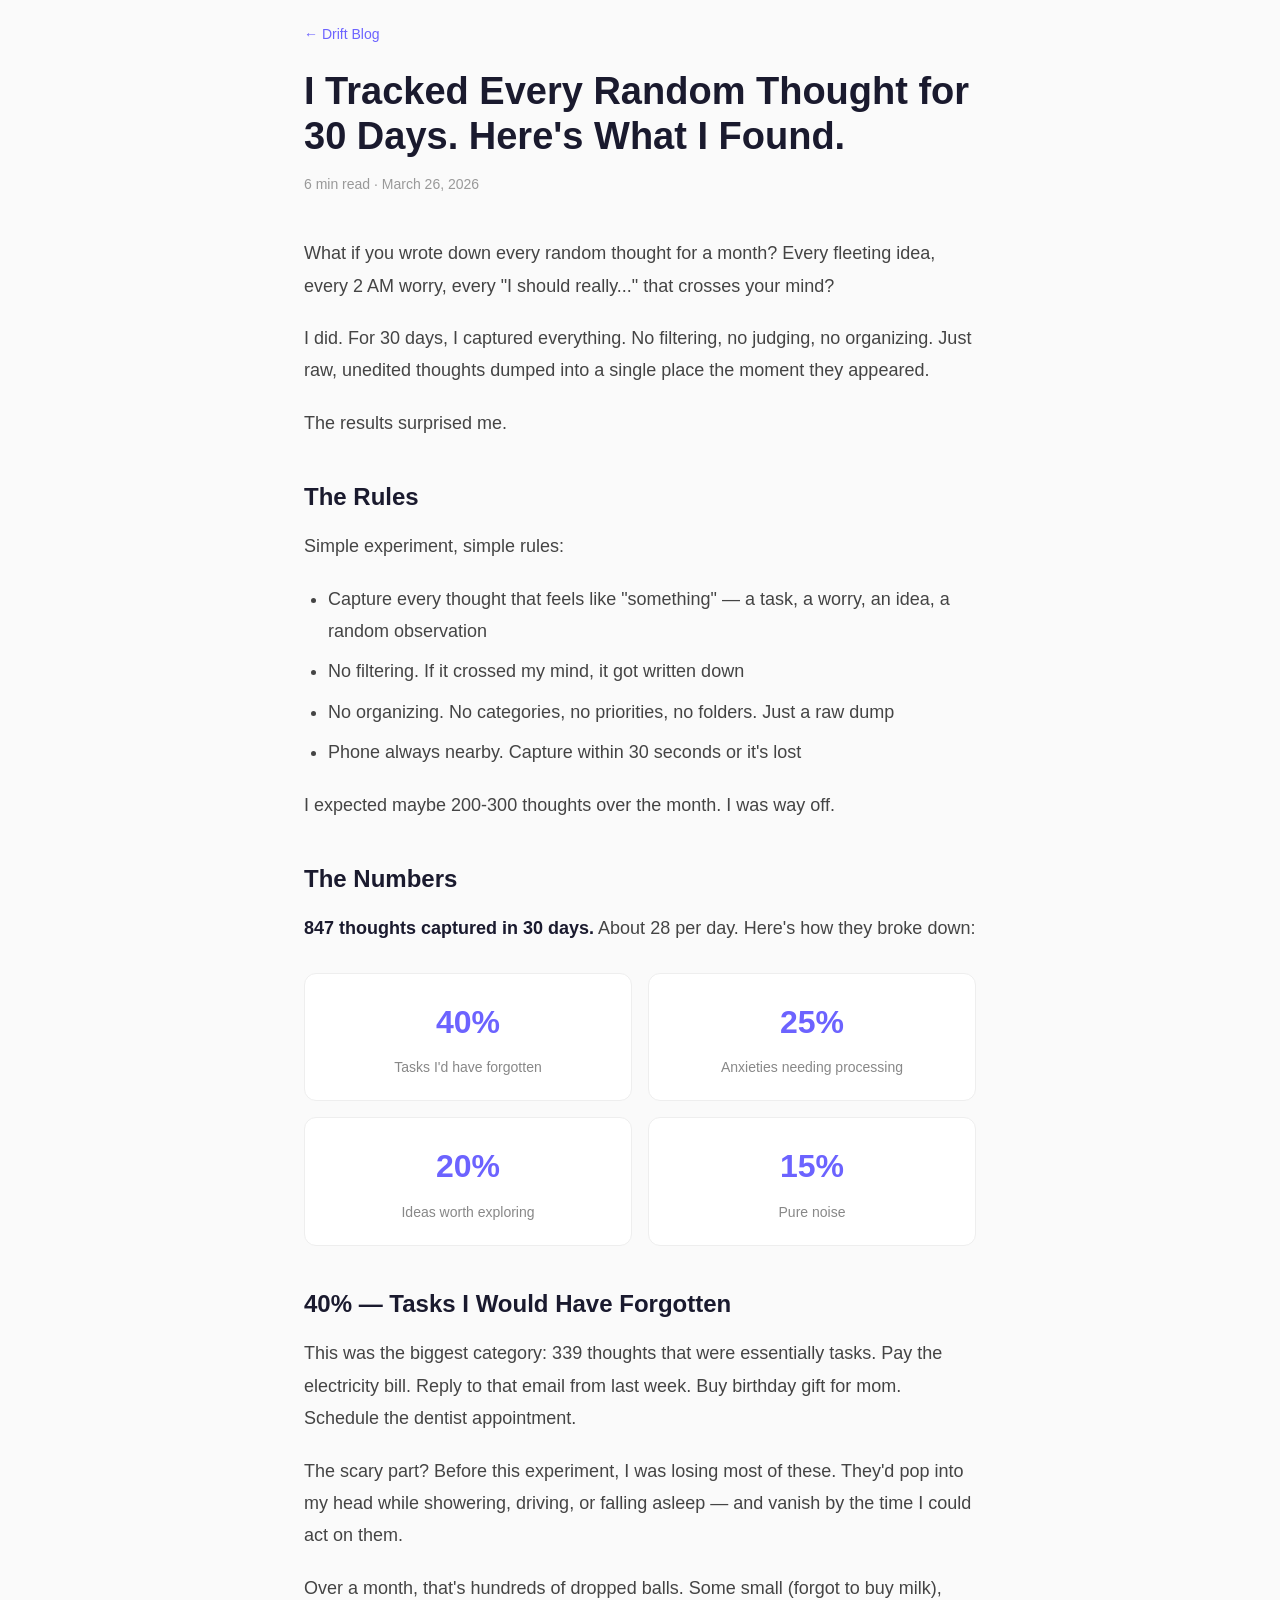
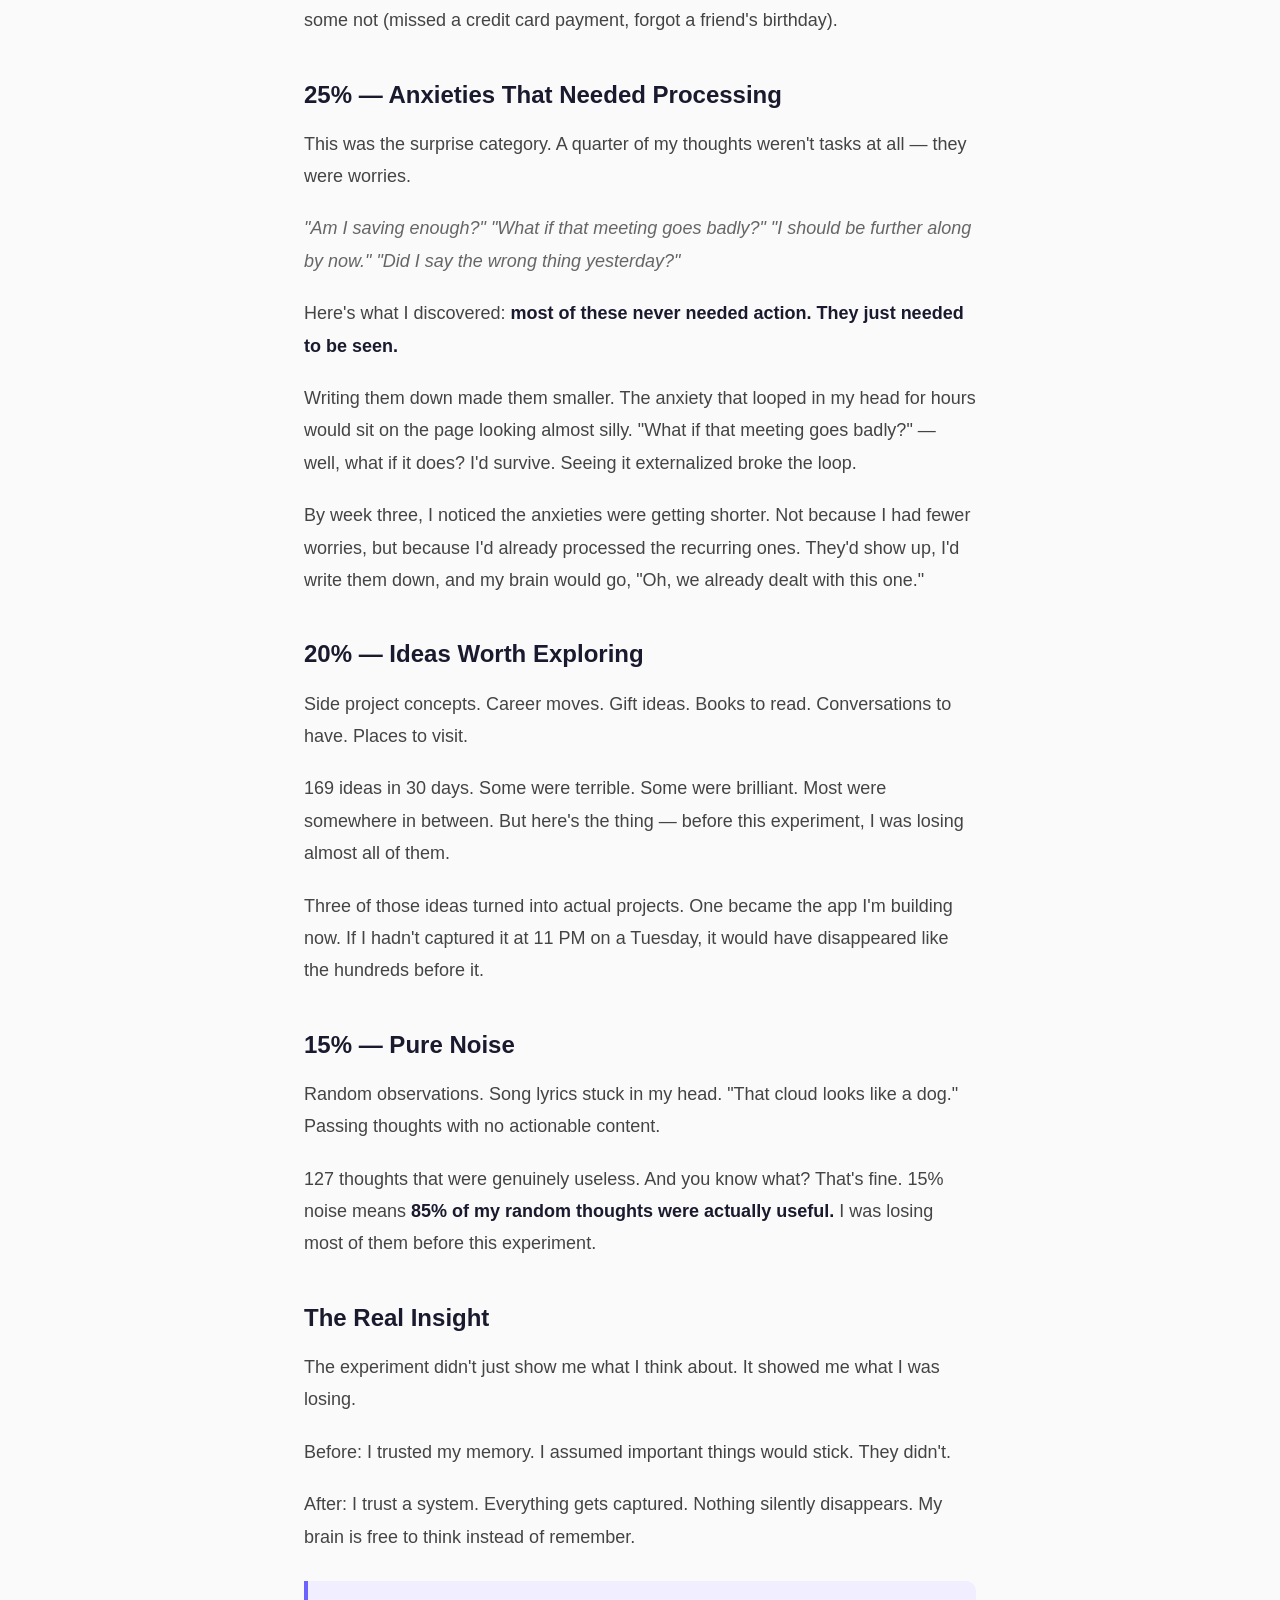
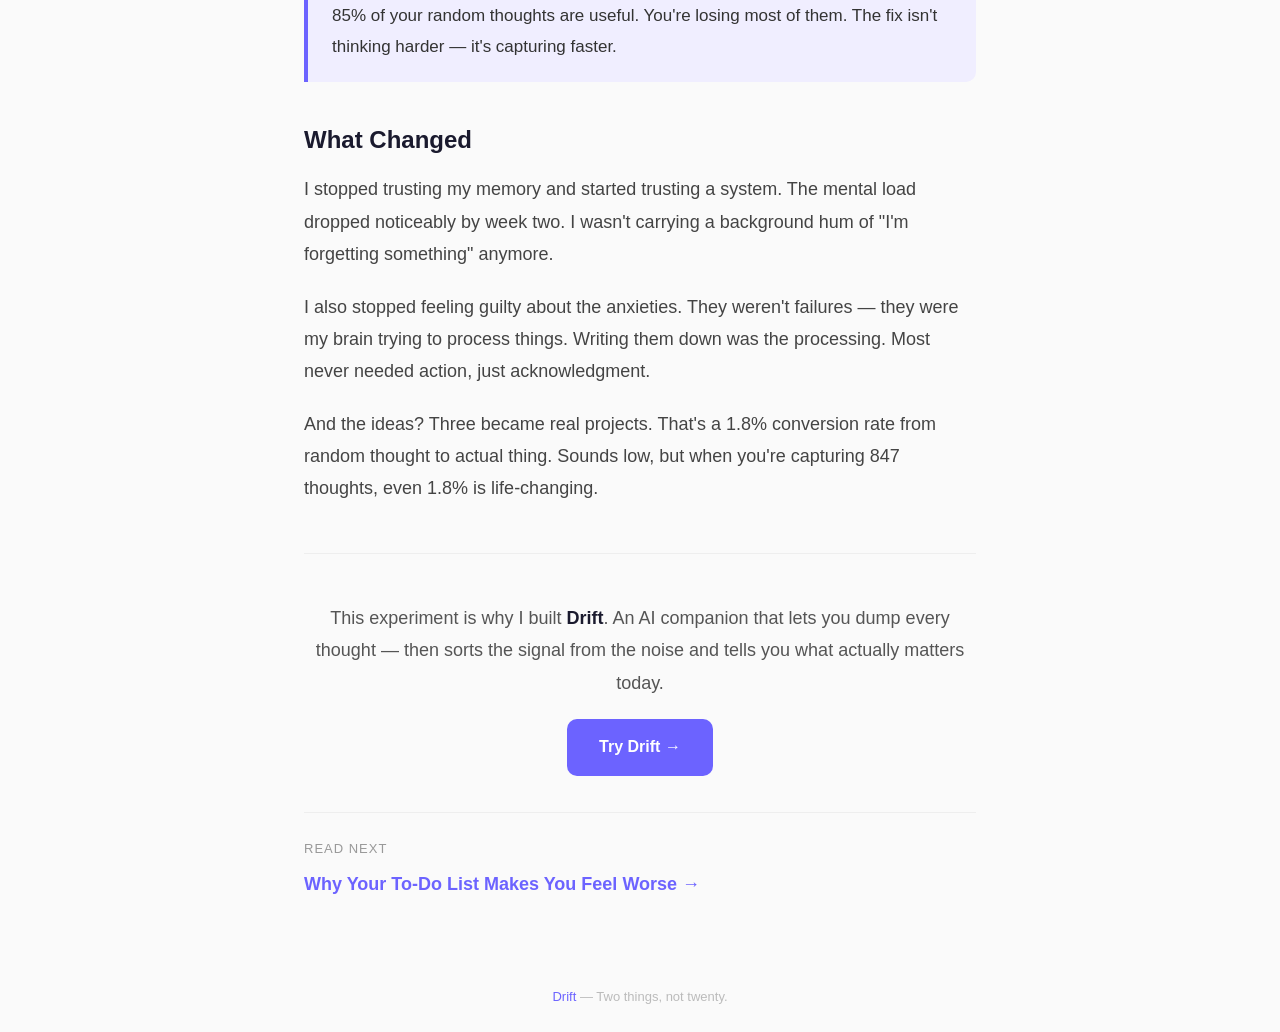
<file: blog/30-day-thought-experiment.html>
<!DOCTYPE html>
<html lang="en">
<head>
  <meta charset="UTF-8">
  <meta name="viewport" content="width=device-width, initial-scale=1.0">
  <title>I Tracked Every Random Thought for 30 Days — Drift Blog</title>
  <meta name="description" content="847 thoughts. 40% were tasks I'd have forgotten. 25% were anxieties that just needed to be seen.">
  <link rel="canonical" href="https://suraj1074.github.io/Drift-Website/blog/30-day-thought-experiment.html">
  <meta name="keywords" content="thought tracking experiment, brain dump results, what happens when you write everything down, random thoughts, mental clarity">
  <link rel="icon" type="image/png" href="../favicon.png">
  <link rel="apple-touch-icon" href="../apple-touch-icon.png">
  <meta property="og:title" content="I Tracked Every Random Thought for 30 Days">
  <meta property="og:description" content="847 thoughts. 40% were tasks I'd have forgotten. 25% were anxieties that just needed to be seen.">
  <meta property="og:url" content="https://suraj1074.github.io/Drift-Website/blog/30-day-thought-experiment.html">
  <meta property="og:type" content="article">
  <meta property="og:image" content="https://suraj1074.github.io/Drift-Website/og-image.png">
  <meta name="twitter:card" content="summary_large_image">
  <meta name="twitter:title" content="I Tracked Every Random Thought for 30 Days">
  <meta name="twitter:description" content="847 thoughts. 40% were tasks I'd have forgotten. 25% were anxieties that just needed to be seen.">
  <link rel="stylesheet" href="blog-style.css">
  <script type="application/ld+json">
  {"@context":"https://schema.org","@type":"Article","headline":"I Tracked Every Random Thought for 30 Days. Here's What I Found.","description":"847 thoughts. 40% were tasks I'd have forgotten. 25% were anxieties that just needed to be seen.","datePublished":"2026-03-26","author":{"@type":"Person","name":"Suraj Jha"},"publisher":{"@type":"Organization","name":"Drift"},"image":"https://suraj1074.github.io/Drift-Website/og-image.png","mainEntityOfPage":"https://suraj1074.github.io/Drift-Website/blog/30-day-thought-experiment.html"}
  </script>
</head>
<body>
  <nav class="blog-nav"><a href="index.html">← Drift Blog</a></nav>
  <article>
    <h1>I Tracked Every Random Thought for 30 Days. Here's What I Found.</h1>
    <div class="article-meta">6 min read · March 26, 2026</div>

    <p>What if you wrote down every random thought for a month? Every fleeting idea, every 2 AM worry, every "I should really..." that crosses your mind?</p>

    <p>I did. For 30 days, I captured everything. No filtering, no judging, no organizing. Just raw, unedited thoughts dumped into a single place the moment they appeared.</p>

    <p>The results surprised me.</p>

    <h2>The Rules</h2>

    <p>Simple experiment, simple rules:</p>
    <ul>
      <li>Capture every thought that feels like "something" — a task, a worry, an idea, a random observation</li>
      <li>No filtering. If it crossed my mind, it got written down</li>
      <li>No organizing. No categories, no priorities, no folders. Just a raw dump</li>
      <li>Phone always nearby. Capture within 30 seconds or it's lost</li>
    </ul>

    <p>I expected maybe 200-300 thoughts over the month. I was way off.</p>

    <h2>The Numbers</h2>

    <p><strong>847 thoughts captured in 30 days.</strong> About 28 per day. Here's how they broke down:</p>

    <div class="stat-grid">
      <div class="stat-card"><div class="num">40%</div><div class="label">Tasks I'd have forgotten</div></div>
      <div class="stat-card"><div class="num">25%</div><div class="label">Anxieties needing processing</div></div>
      <div class="stat-card"><div class="num">20%</div><div class="label">Ideas worth exploring</div></div>
      <div class="stat-card"><div class="num">15%</div><div class="label">Pure noise</div></div>
    </div>

    <h2>40% — Tasks I Would Have Forgotten</h2>

    <p>This was the biggest category: 339 thoughts that were essentially tasks. Pay the electricity bill. Reply to that email from last week. Buy birthday gift for mom. Schedule the dentist appointment.</p>

    <p>The scary part? Before this experiment, I was losing most of these. They'd pop into my head while showering, driving, or falling asleep — and vanish by the time I could act on them.</p>

    <p>Over a month, that's hundreds of dropped balls. Some small (forgot to buy milk), some not (missed a credit card payment, forgot a friend's birthday).</p>

    <h2>25% — Anxieties That Needed Processing</h2>

    <p>This was the surprise category. A quarter of my thoughts weren't tasks at all — they were worries.</p>

    <p><em>"Am I saving enough?" "What if that meeting goes badly?" "I should be further along by now." "Did I say the wrong thing yesterday?"</em></p>

    <p>Here's what I discovered: <strong>most of these never needed action. They just needed to be seen.</strong></p>

    <p>Writing them down made them smaller. The anxiety that looped in my head for hours would sit on the page looking almost silly. "What if that meeting goes badly?" — well, what if it does? I'd survive. Seeing it externalized broke the loop.</p>

    <p>By week three, I noticed the anxieties were getting shorter. Not because I had fewer worries, but because I'd already processed the recurring ones. They'd show up, I'd write them down, and my brain would go, "Oh, we already dealt with this one."</p>

    <h2>20% — Ideas Worth Exploring</h2>

    <p>Side project concepts. Career moves. Gift ideas. Books to read. Conversations to have. Places to visit.</p>

    <p>169 ideas in 30 days. Some were terrible. Some were brilliant. Most were somewhere in between. But here's the thing — before this experiment, I was losing almost all of them.</p>

    <p>Three of those ideas turned into actual projects. One became the app I'm building now. If I hadn't captured it at 11 PM on a Tuesday, it would have disappeared like the hundreds before it.</p>

    <h2>15% — Pure Noise</h2>

    <p>Random observations. Song lyrics stuck in my head. "That cloud looks like a dog." Passing thoughts with no actionable content.</p>

    <p>127 thoughts that were genuinely useless. And you know what? That's fine. 15% noise means <strong>85% of my random thoughts were actually useful.</strong> I was losing most of them before this experiment.</p>

    <h2>The Real Insight</h2>

    <p>The experiment didn't just show me what I think about. It showed me what I was losing.</p>

    <p>Before: I trusted my memory. I assumed important things would stick. They didn't.</p>

    <p>After: I trust a system. Everything gets captured. Nothing silently disappears. My brain is free to think instead of remember.</p>

    <div class="highlight-box">
      85% of your random thoughts are useful. You're losing most of them. The fix isn't thinking harder — it's capturing faster.
    </div>

    <h2>What Changed</h2>

    <p>I stopped trusting my memory and started trusting a system. The mental load dropped noticeably by week two. I wasn't carrying a background hum of "I'm forgetting something" anymore.</p>

    <p>I also stopped feeling guilty about the anxieties. They weren't failures — they were my brain trying to process things. Writing them down was the processing. Most never needed action, just acknowledgment.</p>

    <p>And the ideas? Three became real projects. That's a 1.8% conversion rate from random thought to actual thing. Sounds low, but when you're capturing 847 thoughts, even 1.8% is life-changing.</p>

    <div class="cta-section">
      <p>This experiment is why I built <strong>Drift</strong>. An AI companion that lets you dump every thought — then sorts the signal from the noise and tells you what actually matters today.</p>
      <a href="https://suraj1074.github.io/Drift-Website/" class="btn">Try Drift →</a>
    </div>
    <div class="read-next">
      <p>Read next</p>
      <a href="todo-list-guilt.html">Why Your To-Do List Makes You Feel Worse →</a>
    </div>
  </article>
  <footer><a href="https://suraj1074.github.io/Drift-Website/">Drift</a> — Two things, not twenty.</footer>
</body>
</html>
</file>
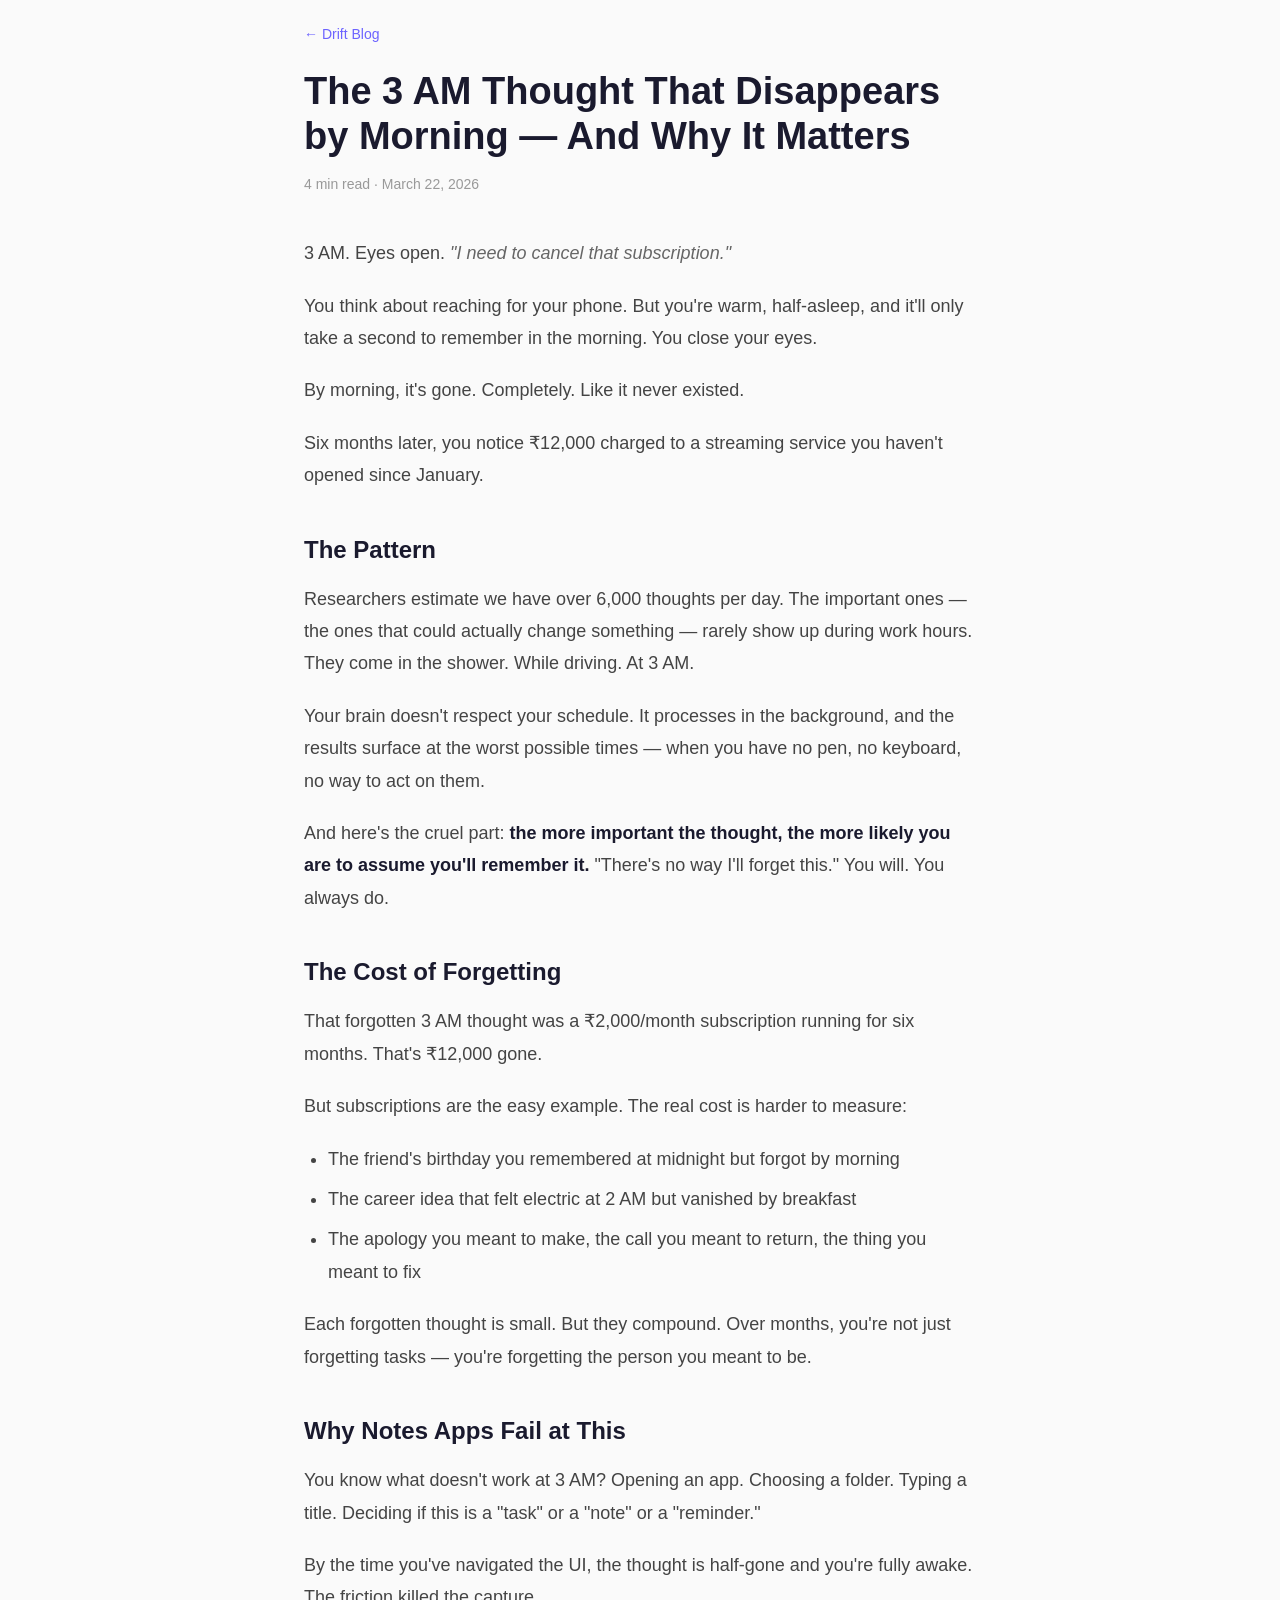
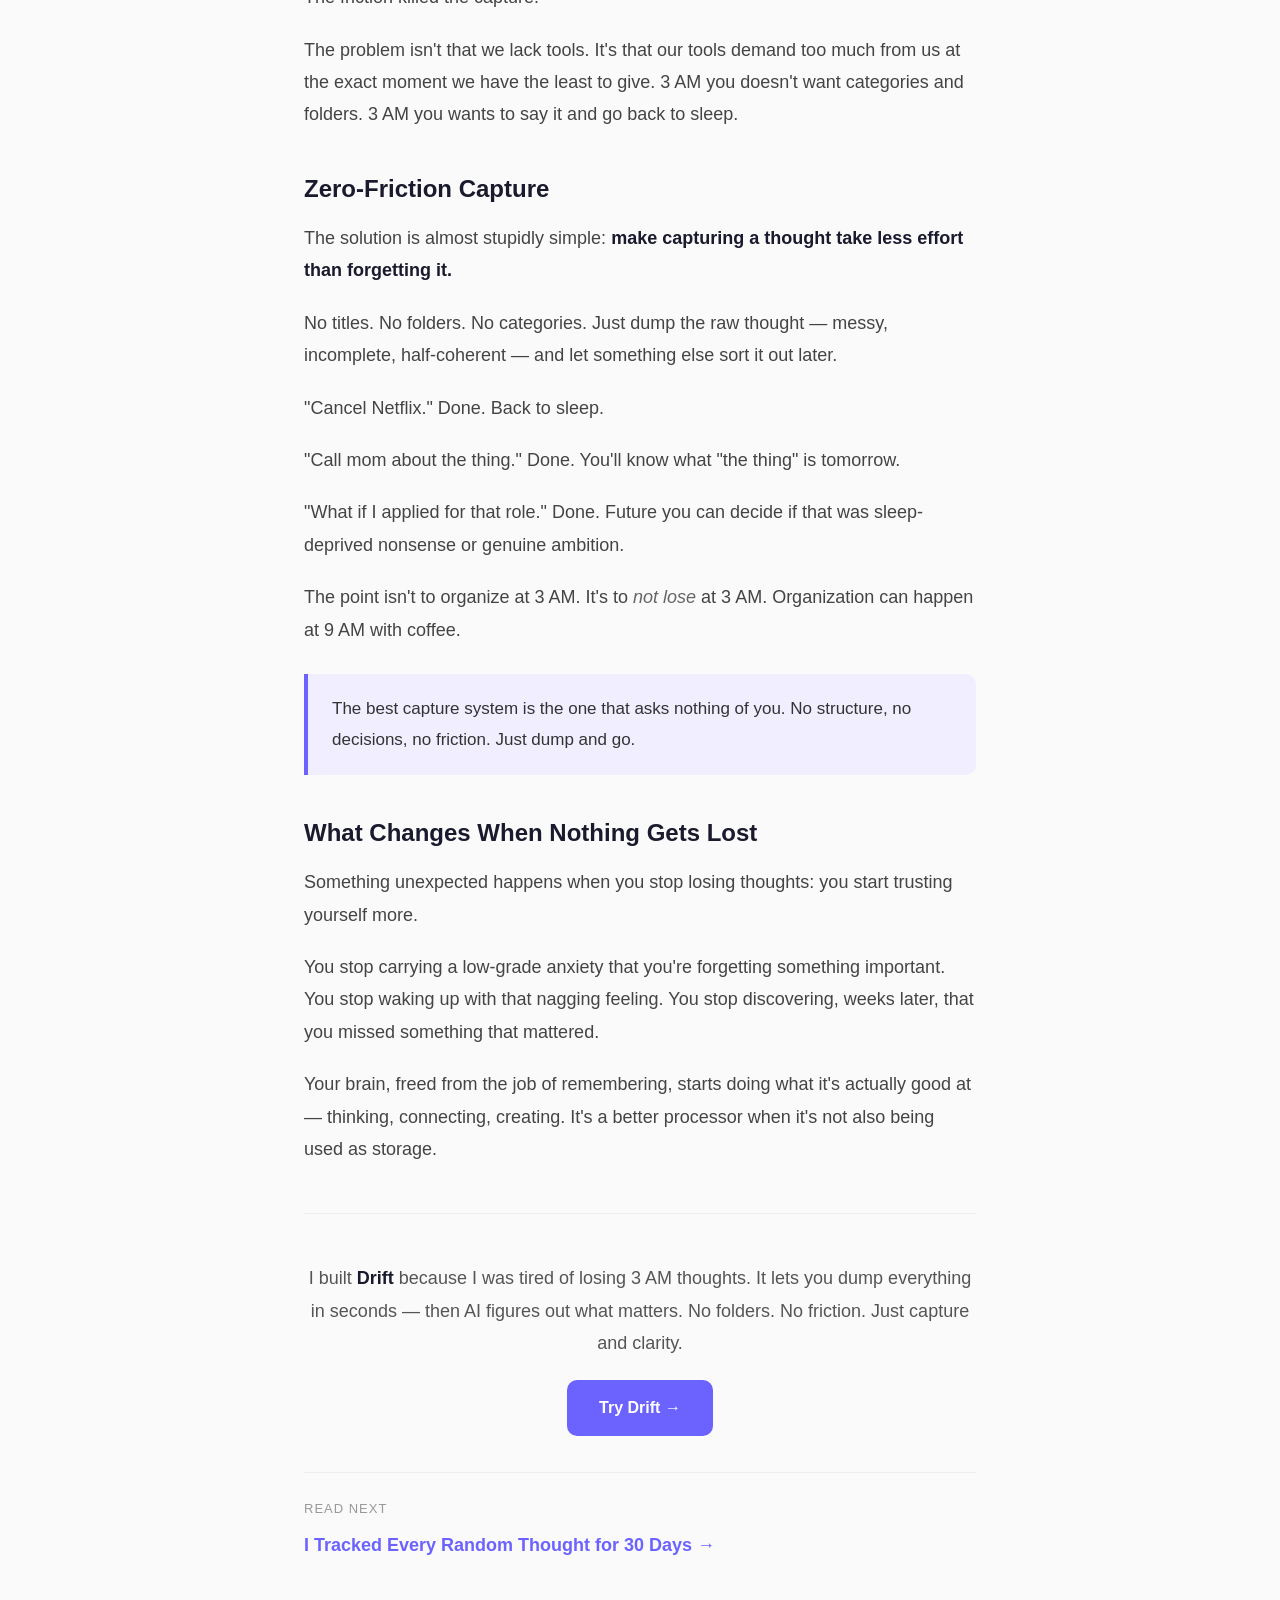
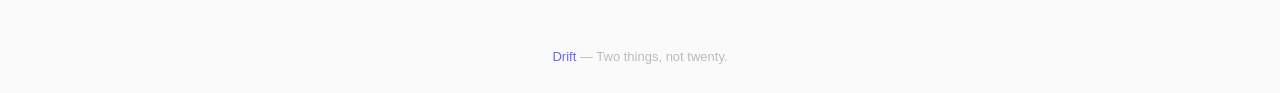
<file: blog/3am-thought.html>
<!DOCTYPE html>
<html lang="en">
<head>
  <meta charset="UTF-8">
  <meta name="viewport" content="width=device-width, initial-scale=1.0">
  <title>The 3 AM Thought That Disappears by Morning — Drift Blog</title>
  <meta name="description" content="That idea you had last night? Gone. Here's why it matters more than you think.">
  <link rel="canonical" href="https://suraj1074.github.io/Drift-Website/blog/3am-thought.html">
  <meta name="keywords" content="forgetting ideas, random thoughts at night, how to capture thoughts, brain dump, zero friction capture">
  <link rel="icon" type="image/png" href="../favicon.png">
  <link rel="apple-touch-icon" href="../apple-touch-icon.png">
  <meta property="og:title" content="The 3 AM Thought That Disappears by Morning">
  <meta property="og:description" content="That idea you had last night? Gone. Here's why it matters more than you think.">
  <meta property="og:url" content="https://suraj1074.github.io/Drift-Website/blog/3am-thought.html">
  <meta property="og:type" content="article">
  <meta property="og:image" content="https://suraj1074.github.io/Drift-Website/og-image.png">
  <meta name="twitter:card" content="summary_large_image">
  <meta name="twitter:title" content="The 3 AM Thought That Disappears by Morning">
  <meta name="twitter:description" content="That idea you had last night? Gone. Here's why it matters more than you think.">
  <link rel="stylesheet" href="blog-style.css">
  <script type="application/ld+json">
  {"@context":"https://schema.org","@type":"Article","headline":"The 3 AM Thought That Disappears by Morning — And Why It Matters","description":"That idea you had last night? Gone. Here's why it matters more than you think.","datePublished":"2026-03-22","author":{"@type":"Person","name":"Suraj Jha"},"publisher":{"@type":"Organization","name":"Drift"},"image":"https://suraj1074.github.io/Drift-Website/og-image.png","mainEntityOfPage":"https://suraj1074.github.io/Drift-Website/blog/3am-thought.html"}
  </script>
</head>
<body>
  <nav class="blog-nav"><a href="index.html">← Drift Blog</a></nav>
  <article>
    <h1>The 3 AM Thought That Disappears by Morning — And Why It Matters</h1>
    <div class="article-meta">4 min read · March 22, 2026</div>

    <p>3 AM. Eyes open. <em>"I need to cancel that subscription."</em></p>

    <p>You think about reaching for your phone. But you're warm, half-asleep, and it'll only take a second to remember in the morning. You close your eyes.</p>

    <p>By morning, it's gone. Completely. Like it never existed.</p>

    <p>Six months later, you notice ₹12,000 charged to a streaming service you haven't opened since January.</p>

    <h2>The Pattern</h2>

    <p>Researchers estimate we have over 6,000 thoughts per day. The important ones — the ones that could actually change something — rarely show up during work hours. They come in the shower. While driving. At 3 AM.</p>

    <p>Your brain doesn't respect your schedule. It processes in the background, and the results surface at the worst possible times — when you have no pen, no keyboard, no way to act on them.</p>

    <p>And here's the cruel part: <strong>the more important the thought, the more likely you are to assume you'll remember it.</strong> "There's no way I'll forget this." You will. You always do.</p>

    <h2>The Cost of Forgetting</h2>

    <p>That forgotten 3 AM thought was a ₹2,000/month subscription running for six months. That's ₹12,000 gone.</p>

    <p>But subscriptions are the easy example. The real cost is harder to measure:</p>

    <ul>
      <li>The friend's birthday you remembered at midnight but forgot by morning</li>
      <li>The career idea that felt electric at 2 AM but vanished by breakfast</li>
      <li>The apology you meant to make, the call you meant to return, the thing you meant to fix</li>
    </ul>

    <p>Each forgotten thought is small. But they compound. Over months, you're not just forgetting tasks — you're forgetting the person you meant to be.</p>

    <h2>Why Notes Apps Fail at This</h2>

    <p>You know what doesn't work at 3 AM? Opening an app. Choosing a folder. Typing a title. Deciding if this is a "task" or a "note" or a "reminder."</p>

    <p>By the time you've navigated the UI, the thought is half-gone and you're fully awake. The friction killed the capture.</p>

    <p>The problem isn't that we lack tools. It's that our tools demand too much from us at the exact moment we have the least to give. 3 AM you doesn't want categories and folders. 3 AM you wants to say it and go back to sleep.</p>

    <h2>Zero-Friction Capture</h2>

    <p>The solution is almost stupidly simple: <strong>make capturing a thought take less effort than forgetting it.</strong></p>

    <p>No titles. No folders. No categories. Just dump the raw thought — messy, incomplete, half-coherent — and let something else sort it out later.</p>

    <p>"Cancel Netflix." Done. Back to sleep.</p>

    <p>"Call mom about the thing." Done. You'll know what "the thing" is tomorrow.</p>

    <p>"What if I applied for that role." Done. Future you can decide if that was sleep-deprived nonsense or genuine ambition.</p>

    <p>The point isn't to organize at 3 AM. It's to <em>not lose</em> at 3 AM. Organization can happen at 9 AM with coffee.</p>

    <div class="highlight-box">
      The best capture system is the one that asks nothing of you. No structure, no decisions, no friction. Just dump and go.
    </div>

    <h2>What Changes When Nothing Gets Lost</h2>

    <p>Something unexpected happens when you stop losing thoughts: you start trusting yourself more.</p>

    <p>You stop carrying a low-grade anxiety that you're forgetting something important. You stop waking up with that nagging feeling. You stop discovering, weeks later, that you missed something that mattered.</p>

    <p>Your brain, freed from the job of remembering, starts doing what it's actually good at — thinking, connecting, creating. It's a better processor when it's not also being used as storage.</p>

    <div class="cta-section">
      <p>I built <strong>Drift</strong> because I was tired of losing 3 AM thoughts. It lets you dump everything in seconds — then AI figures out what matters. No folders. No friction. Just capture and clarity.</p>
      <a href="https://suraj1074.github.io/Drift-Website/" class="btn">Try Drift →</a>
    </div>
    <div class="read-next">
      <p>Read next</p>
      <a href="30-day-thought-experiment.html">I Tracked Every Random Thought for 30 Days →</a>
    </div>
  </article>
  <footer><a href="https://suraj1074.github.io/Drift-Website/">Drift</a> — Two things, not twenty.</footer>
</body>
</html>
</file>
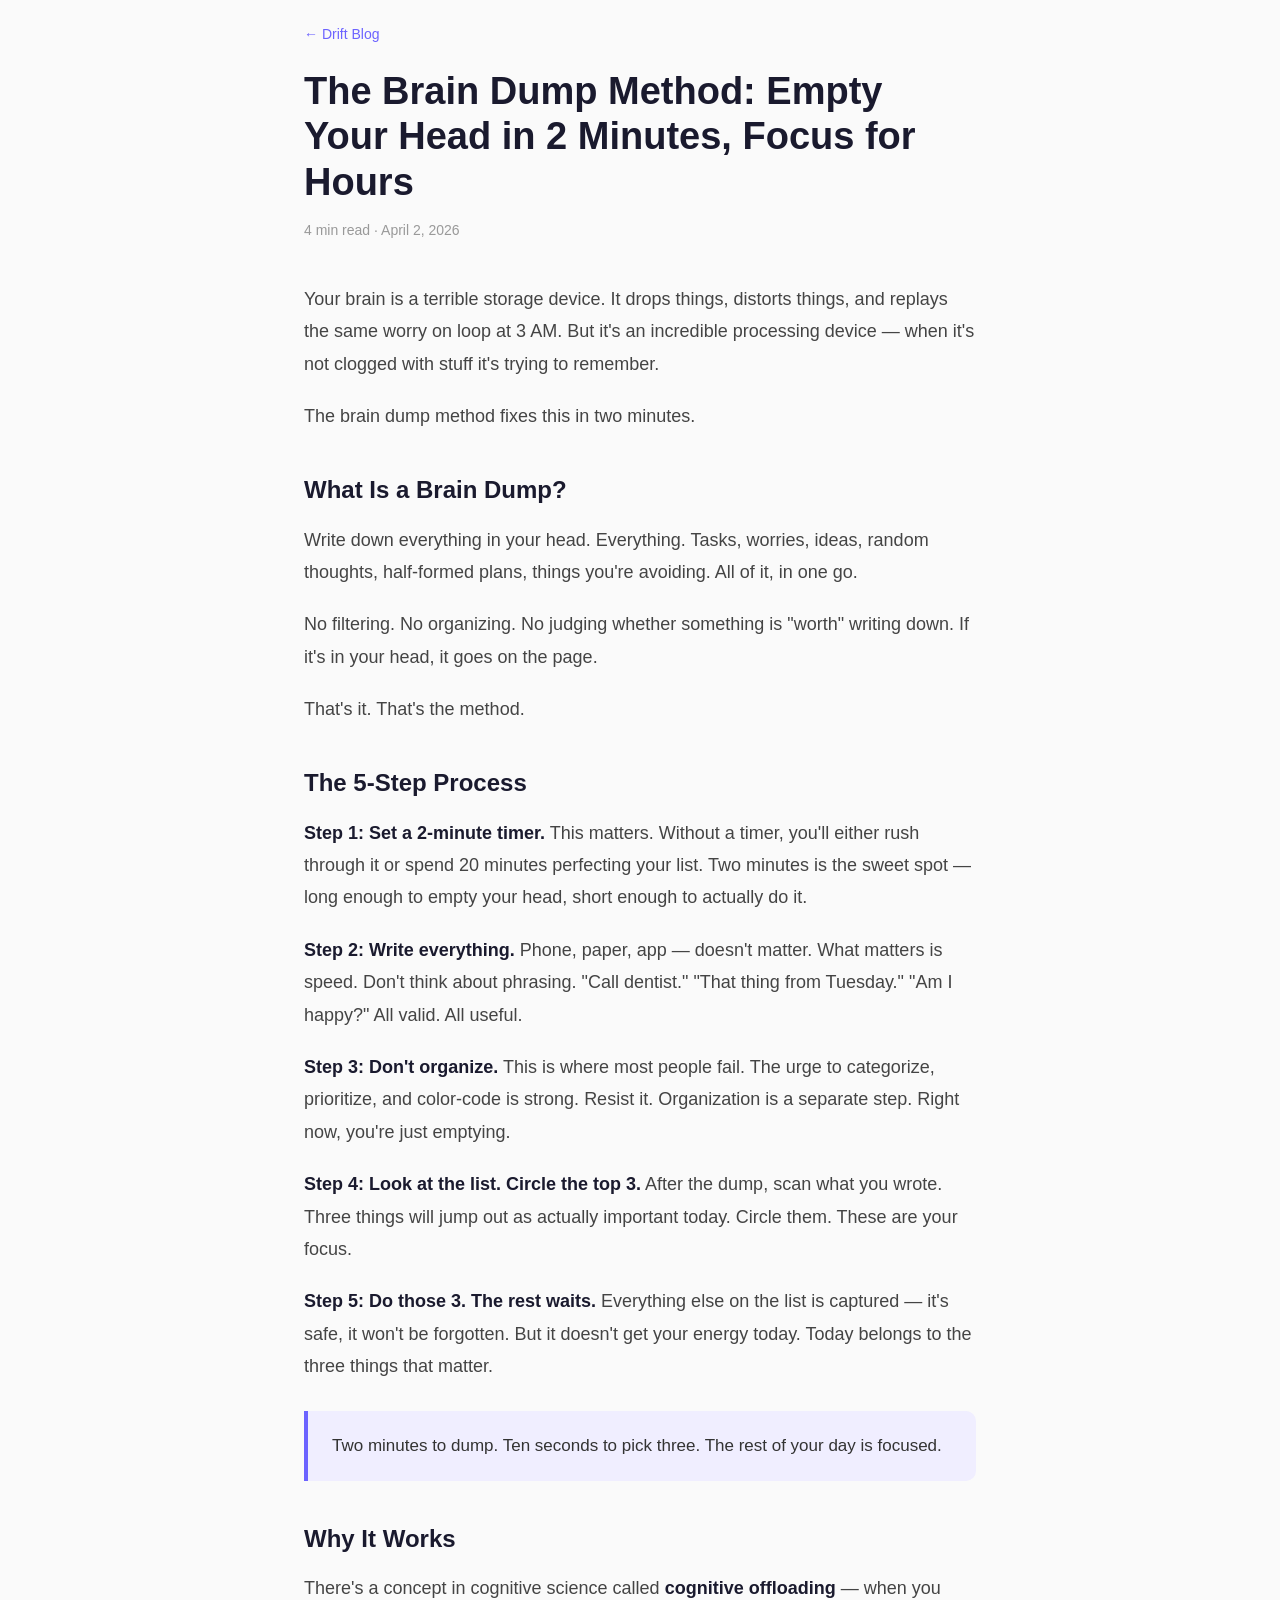
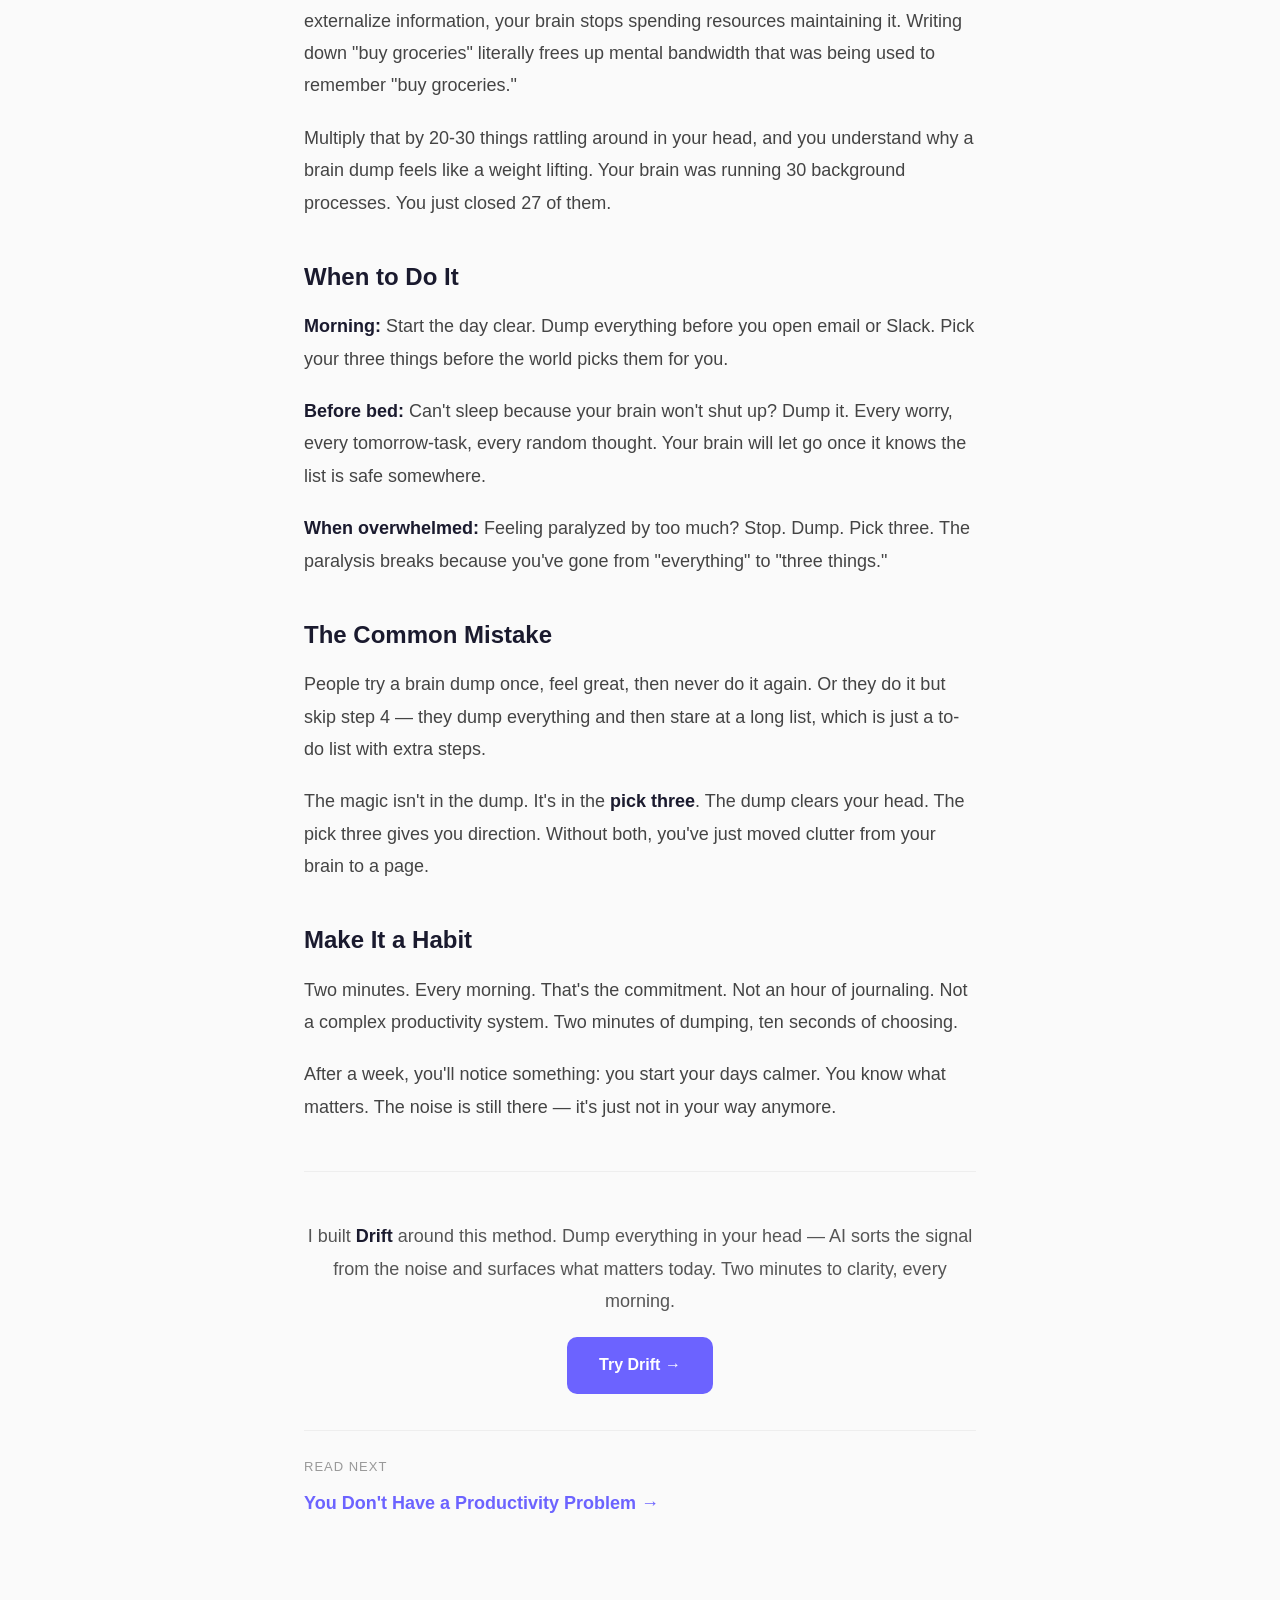
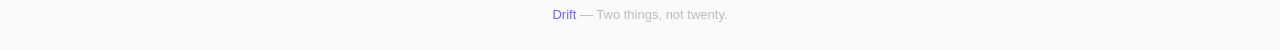
<file: blog/brain-dump-method.html>
<!DOCTYPE html>
<html lang="en">
<head>
  <meta charset="UTF-8">
  <meta name="viewport" content="width=device-width, initial-scale=1.0">
  <title>The Brain Dump Method: 2 Minutes to Mental Clarity — Drift Blog</title>
  <meta name="description" content="Your brain is a terrible storage device. Here's how to empty it in 2 minutes and focus for hours.">
  <link rel="canonical" href="https://suraj1074.github.io/Drift-Website/blog/brain-dump-method.html">
  <meta name="keywords" content="brain dump method, how to brain dump, clear your mind technique, mental clarity technique, cognitive offloading">
  <link rel="icon" type="image/png" href="../favicon.png">
  <link rel="apple-touch-icon" href="../apple-touch-icon.png">
  <meta property="og:title" content="The Brain Dump Method: 2 Minutes to Mental Clarity">
  <meta property="og:description" content="Your brain is a terrible storage device. Here's how to empty it in 2 minutes and focus for hours.">
  <meta property="og:url" content="https://suraj1074.github.io/Drift-Website/blog/brain-dump-method.html">
  <meta property="og:type" content="article">
  <meta property="og:image" content="https://suraj1074.github.io/Drift-Website/og-image.png">
  <meta name="twitter:card" content="summary_large_image">
  <meta name="twitter:title" content="The Brain Dump Method: 2 Minutes to Mental Clarity">
  <meta name="twitter:description" content="Your brain is a terrible storage device. Here's how to empty it in 2 minutes and focus for hours.">
  <link rel="stylesheet" href="blog-style.css">
  <script type="application/ld+json">
  {"@context":"https://schema.org","@type":"Article","headline":"The Brain Dump Method: Empty Your Head in 2 Minutes, Focus for Hours","description":"Your brain is a terrible storage device. Here's how to empty it in 2 minutes and focus for hours.","datePublished":"2026-04-02","author":{"@type":"Person","name":"Suraj Jha"},"publisher":{"@type":"Organization","name":"Drift"},"image":"https://suraj1074.github.io/Drift-Website/og-image.png","mainEntityOfPage":"https://suraj1074.github.io/Drift-Website/blog/brain-dump-method.html"}
  </script>
</head>
<body>
  <nav class="blog-nav"><a href="index.html">← Drift Blog</a></nav>
  <article>
    <h1>The Brain Dump Method: Empty Your Head in 2 Minutes, Focus for Hours</h1>
    <div class="article-meta">4 min read · April 2, 2026</div>

    <p>Your brain is a terrible storage device. It drops things, distorts things, and replays the same worry on loop at 3 AM. But it's an incredible processing device — when it's not clogged with stuff it's trying to remember.</p>

    <p>The brain dump method fixes this in two minutes.</p>

    <h2>What Is a Brain Dump?</h2>

    <p>Write down everything in your head. Everything. Tasks, worries, ideas, random thoughts, half-formed plans, things you're avoiding. All of it, in one go.</p>

    <p>No filtering. No organizing. No judging whether something is "worth" writing down. If it's in your head, it goes on the page.</p>

    <p>That's it. That's the method.</p>

    <h2>The 5-Step Process</h2>

    <p><strong>Step 1: Set a 2-minute timer.</strong> This matters. Without a timer, you'll either rush through it or spend 20 minutes perfecting your list. Two minutes is the sweet spot — long enough to empty your head, short enough to actually do it.</p>

    <p><strong>Step 2: Write everything.</strong> Phone, paper, app — doesn't matter. What matters is speed. Don't think about phrasing. "Call dentist." "That thing from Tuesday." "Am I happy?" All valid. All useful.</p>

    <p><strong>Step 3: Don't organize.</strong> This is where most people fail. The urge to categorize, prioritize, and color-code is strong. Resist it. Organization is a separate step. Right now, you're just emptying.</p>

    <p><strong>Step 4: Look at the list. Circle the top 3.</strong> After the dump, scan what you wrote. Three things will jump out as actually important today. Circle them. These are your focus.</p>

    <p><strong>Step 5: Do those 3. The rest waits.</strong> Everything else on the list is captured — it's safe, it won't be forgotten. But it doesn't get your energy today. Today belongs to the three things that matter.</p>

    <div class="highlight-box">
      Two minutes to dump. Ten seconds to pick three. The rest of your day is focused.
    </div>

    <h2>Why It Works</h2>

    <p>There's a concept in cognitive science called <strong>cognitive offloading</strong> — when you externalize information, your brain stops spending resources maintaining it. Writing down "buy groceries" literally frees up mental bandwidth that was being used to remember "buy groceries."</p>

    <p>Multiply that by 20-30 things rattling around in your head, and you understand why a brain dump feels like a weight lifting. Your brain was running 30 background processes. You just closed 27 of them.</p>

    <h2>When to Do It</h2>

    <p><strong>Morning:</strong> Start the day clear. Dump everything before you open email or Slack. Pick your three things before the world picks them for you.</p>

    <p><strong>Before bed:</strong> Can't sleep because your brain won't shut up? Dump it. Every worry, every tomorrow-task, every random thought. Your brain will let go once it knows the list is safe somewhere.</p>

    <p><strong>When overwhelmed:</strong> Feeling paralyzed by too much? Stop. Dump. Pick three. The paralysis breaks because you've gone from "everything" to "three things."</p>

    <h2>The Common Mistake</h2>

    <p>People try a brain dump once, feel great, then never do it again. Or they do it but skip step 4 — they dump everything and then stare at a long list, which is just a to-do list with extra steps.</p>

    <p>The magic isn't in the dump. It's in the <strong>pick three</strong>. The dump clears your head. The pick three gives you direction. Without both, you've just moved clutter from your brain to a page.</p>

    <h2>Make It a Habit</h2>

    <p>Two minutes. Every morning. That's the commitment. Not an hour of journaling. Not a complex productivity system. Two minutes of dumping, ten seconds of choosing.</p>

    <p>After a week, you'll notice something: you start your days calmer. You know what matters. The noise is still there — it's just not in your way anymore.</p>

    <div class="cta-section">
      <p>I built <strong>Drift</strong> around this method. Dump everything in your head — AI sorts the signal from the noise and surfaces what matters today. Two minutes to clarity, every morning.</p>
      <a href="https://suraj1074.github.io/Drift-Website/" class="btn">Try Drift →</a>
    </div>
    <div class="read-next">
      <p>Read next</p>
      <a href="clarity-not-productivity.html">You Don't Have a Productivity Problem →</a>
    </div>
  </article>
  <footer><a href="https://suraj1074.github.io/Drift-Website/">Drift</a> — Two things, not twenty.</footer>
</body>
</html>
</file>
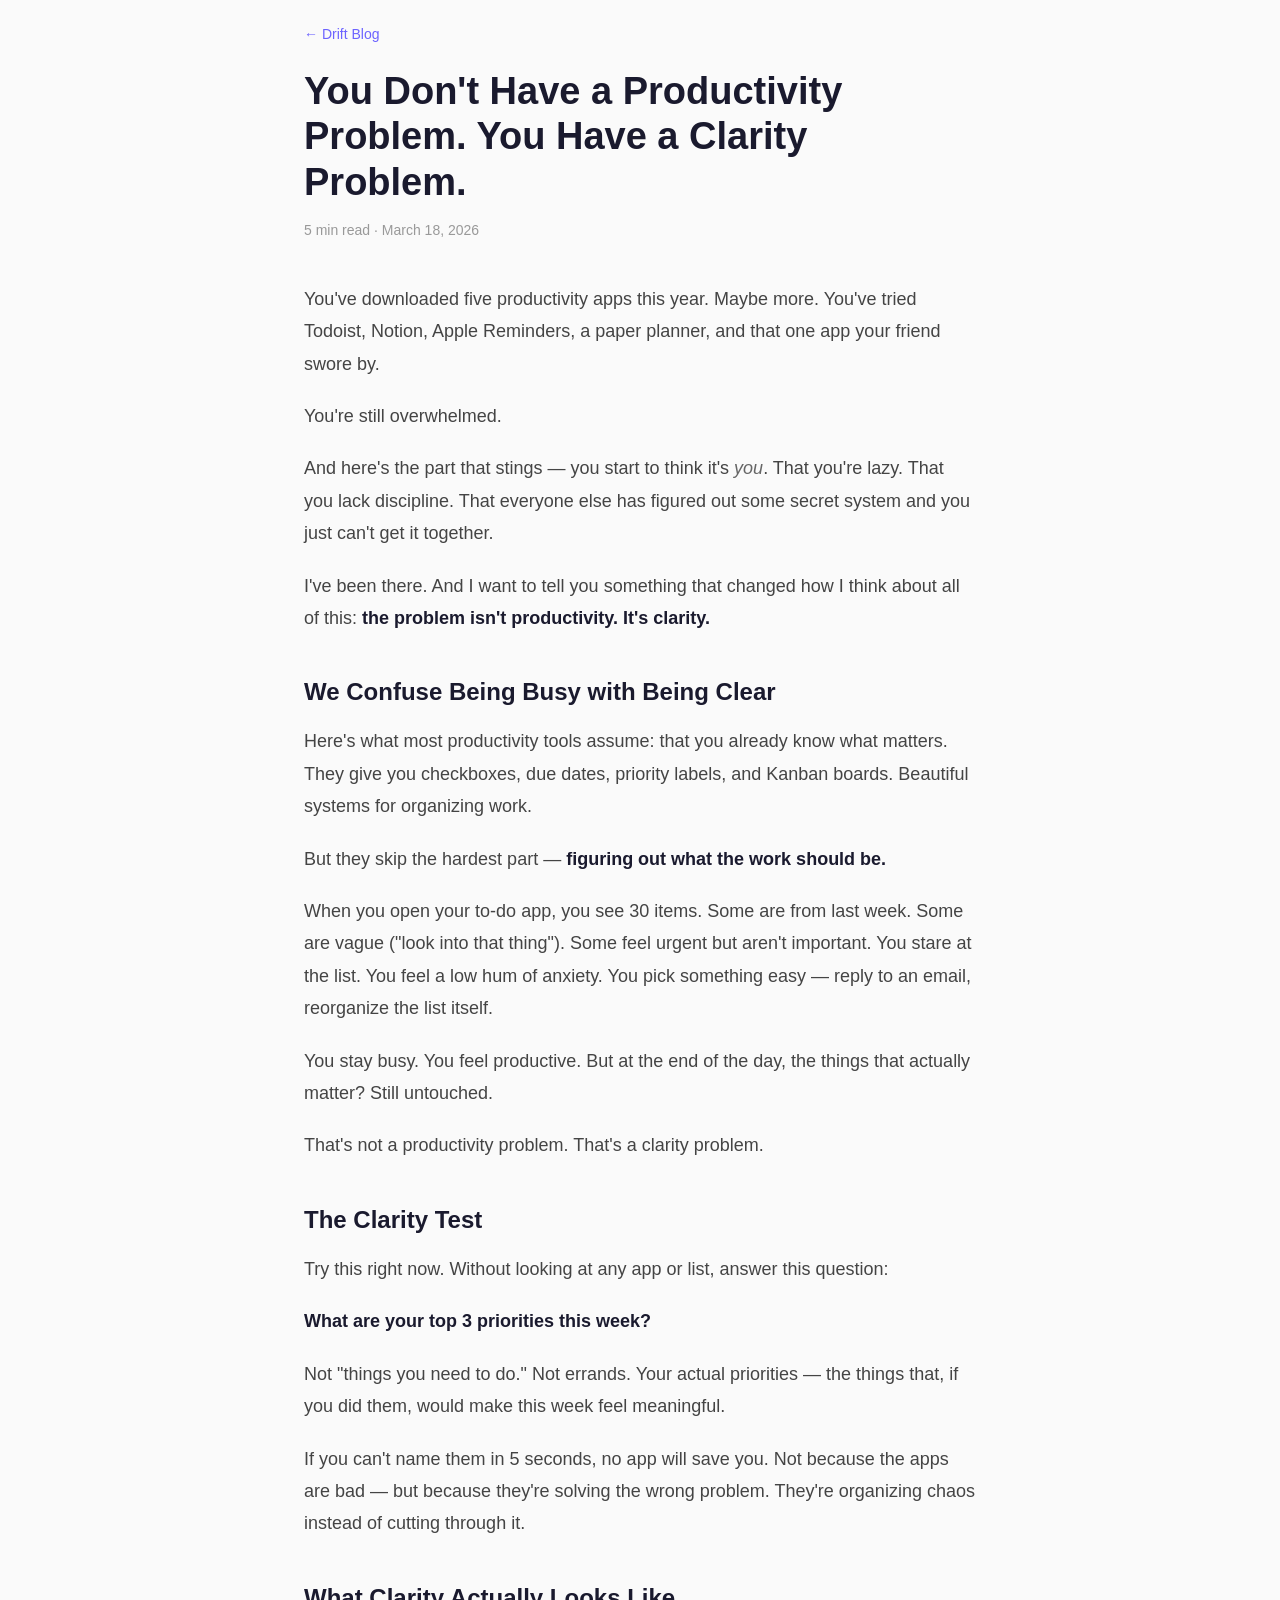
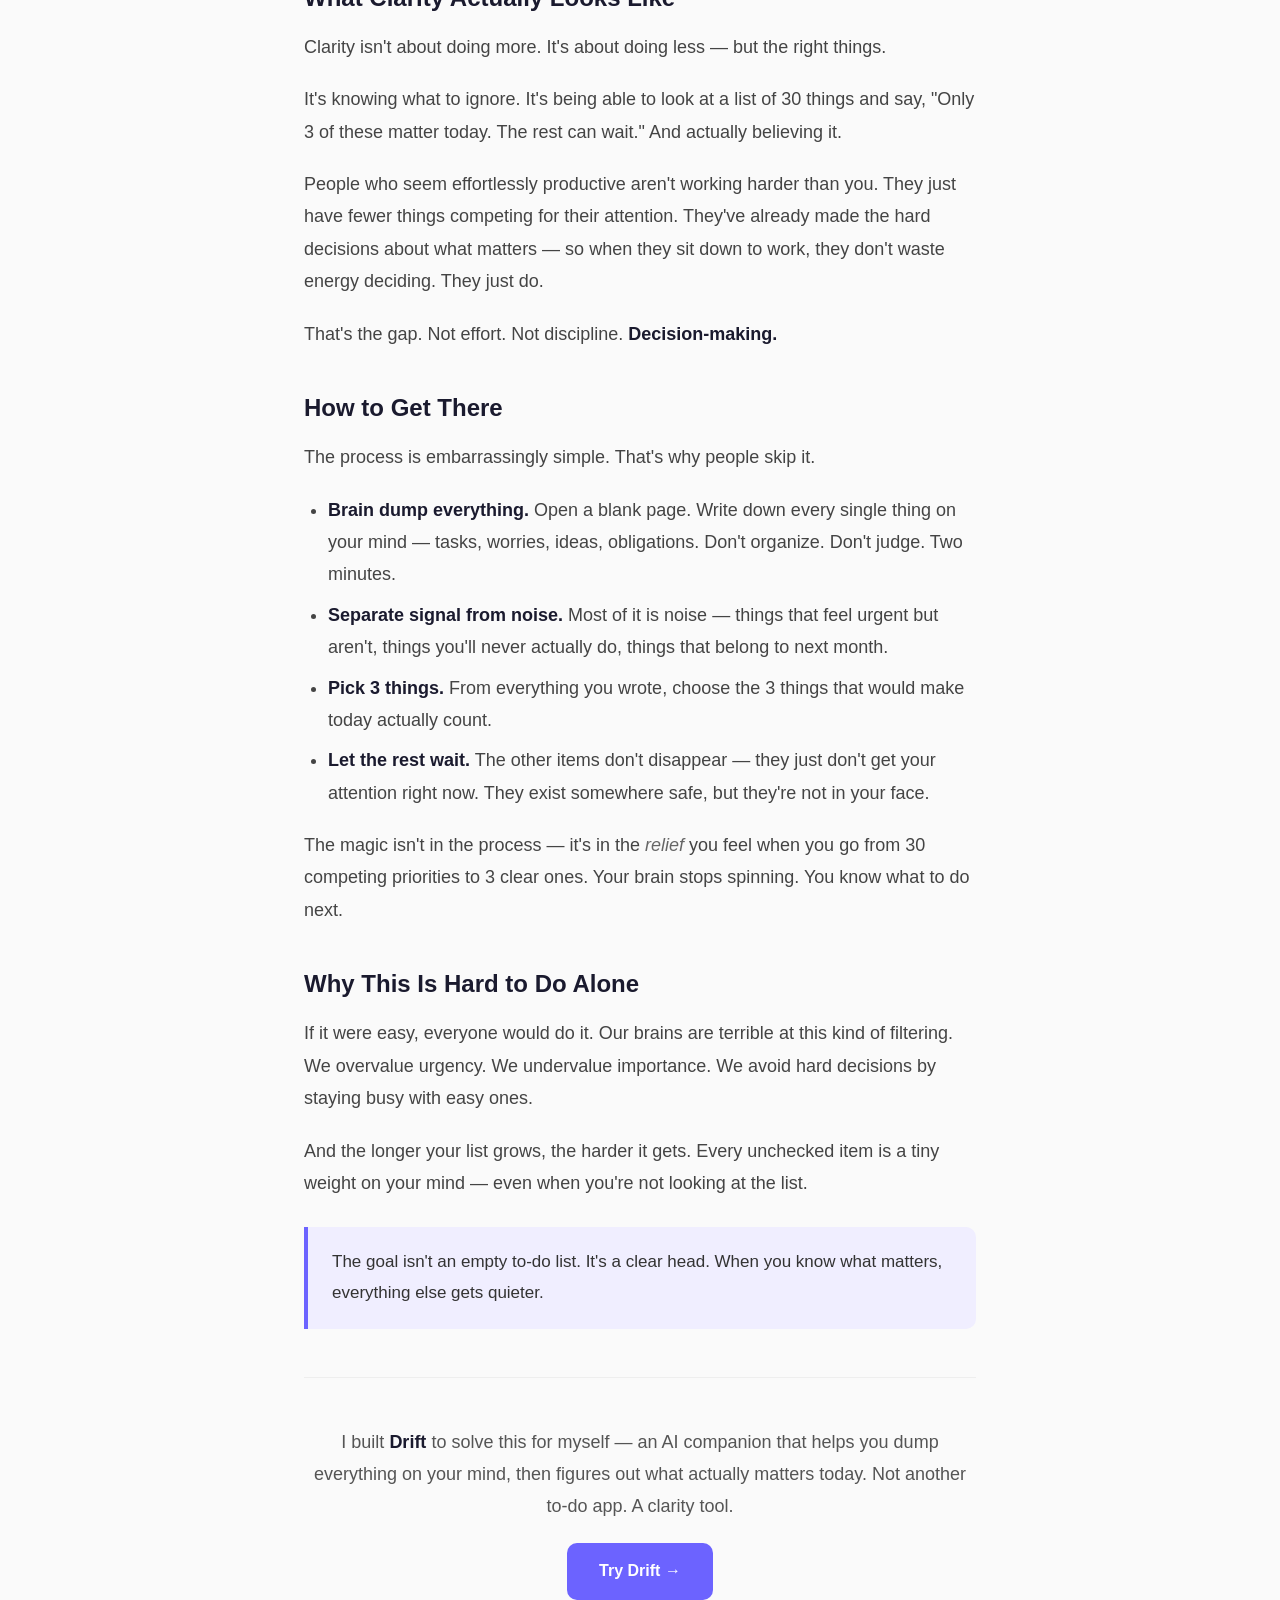
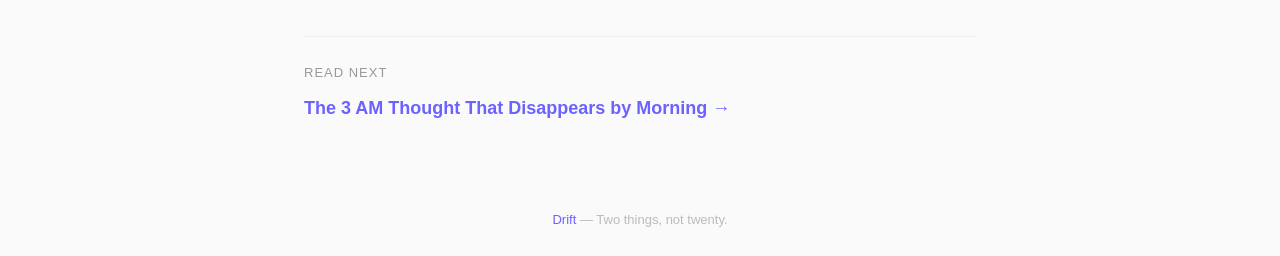
<file: blog/clarity-not-productivity.html>
<!DOCTYPE html>
<html lang="en">
<head>
  <meta charset="UTF-8">
  <meta name="viewport" content="width=device-width, initial-scale=1.0">
  <title>You Don't Have a Productivity Problem — Drift Blog</title>
  <meta name="description" content="You've tried every to-do app. You're still overwhelmed. Here's what's actually going on.">
  <meta name="keywords" content="clarity vs productivity, why productivity apps don't work, overwhelmed with tasks, mental clarity, focus">
  <link rel="canonical" href="https://suraj1074.github.io/Drift-Website/blog/clarity-not-productivity.html">
  <link rel="icon" type="image/png" href="../favicon.png">
  <link rel="apple-touch-icon" href="../apple-touch-icon.png">
  <meta property="og:title" content="You Don't Have a Productivity Problem">
  <meta property="og:description" content="You've tried every to-do app. You're still overwhelmed. Here's what's actually going on.">
  <meta property="og:url" content="https://suraj1074.github.io/Drift-Website/blog/clarity-not-productivity.html">
  <meta property="og:type" content="article">
  <meta property="og:image" content="https://suraj1074.github.io/Drift-Website/og-image.png">
  <meta name="twitter:card" content="summary_large_image">
  <meta name="twitter:title" content="You Don't Have a Productivity Problem">
  <meta name="twitter:description" content="You've tried every to-do app. You're still overwhelmed. Here's what's actually going on.">
  <link rel="stylesheet" href="blog-style.css">
  <script type="application/ld+json">
  {"@context":"https://schema.org","@type":"Article","headline":"You Don't Have a Productivity Problem. You Have a Clarity Problem.","description":"You've tried every to-do app. You're still overwhelmed. Here's what's actually going on.","datePublished":"2026-03-18","author":{"@type":"Person","name":"Suraj Jha"},"publisher":{"@type":"Organization","name":"Drift"},"image":"https://suraj1074.github.io/Drift-Website/og-image.png","mainEntityOfPage":"https://suraj1074.github.io/Drift-Website/blog/clarity-not-productivity.html"}
  </script>
</head>
<body>
  <nav class="blog-nav"><a href="index.html">← Drift Blog</a></nav>
  <article>
    <h1>You Don't Have a Productivity Problem. You Have a Clarity Problem.</h1>
    <div class="article-meta">5 min read · March 18, 2026</div>

    <p>You've downloaded five productivity apps this year. Maybe more. You've tried Todoist, Notion, Apple Reminders, a paper planner, and that one app your friend swore by.</p>

    <p>You're still overwhelmed.</p>

    <p>And here's the part that stings — you start to think it's <em>you</em>. That you're lazy. That you lack discipline. That everyone else has figured out some secret system and you just can't get it together.</p>

    <p>I've been there. And I want to tell you something that changed how I think about all of this: <strong>the problem isn't productivity. It's clarity.</strong></p>

    <h2>We Confuse Being Busy with Being Clear</h2>

    <p>Here's what most productivity tools assume: that you already know what matters. They give you checkboxes, due dates, priority labels, and Kanban boards. Beautiful systems for organizing work.</p>

    <p>But they skip the hardest part — <strong>figuring out what the work should be.</strong></p>

    <p>When you open your to-do app, you see 30 items. Some are from last week. Some are vague ("look into that thing"). Some feel urgent but aren't important. You stare at the list. You feel a low hum of anxiety. You pick something easy — reply to an email, reorganize the list itself.</p>

    <p>You stay busy. You feel productive. But at the end of the day, the things that actually matter? Still untouched.</p>

    <p>That's not a productivity problem. That's a clarity problem.</p>

    <h2>The Clarity Test</h2>

    <p>Try this right now. Without looking at any app or list, answer this question:</p>

    <p><strong>What are your top 3 priorities this week?</strong></p>

    <p>Not "things you need to do." Not errands. Your actual priorities — the things that, if you did them, would make this week feel meaningful.</p>

    <p>If you can't name them in 5 seconds, no app will save you. Not because the apps are bad — but because they're solving the wrong problem. They're organizing chaos instead of cutting through it.</p>

    <h2>What Clarity Actually Looks Like</h2>

    <p>Clarity isn't about doing more. It's about doing less — but the right things.</p>

    <p>It's knowing what to ignore. It's being able to look at a list of 30 things and say, "Only 3 of these matter today. The rest can wait." And actually believing it.</p>

    <p>People who seem effortlessly productive aren't working harder than you. They just have fewer things competing for their attention. They've already made the hard decisions about what matters — so when they sit down to work, they don't waste energy deciding. They just do.</p>

    <p>That's the gap. Not effort. Not discipline. <strong>Decision-making.</strong></p>

    <h2>How to Get There</h2>

    <p>The process is embarrassingly simple. That's why people skip it.</p>

    <ul>
      <li><strong>Brain dump everything.</strong> Open a blank page. Write down every single thing on your mind — tasks, worries, ideas, obligations. Don't organize. Don't judge. Two minutes.</li>
      <li><strong>Separate signal from noise.</strong> Most of it is noise — things that feel urgent but aren't, things you'll never actually do, things that belong to next month.</li>
      <li><strong>Pick 3 things.</strong> From everything you wrote, choose the 3 things that would make today actually count.</li>
      <li><strong>Let the rest wait.</strong> The other items don't disappear — they just don't get your attention right now. They exist somewhere safe, but they're not in your face.</li>
    </ul>

    <p>The magic isn't in the process — it's in the <em>relief</em> you feel when you go from 30 competing priorities to 3 clear ones. Your brain stops spinning. You know what to do next.</p>

    <h2>Why This Is Hard to Do Alone</h2>

    <p>If it were easy, everyone would do it. Our brains are terrible at this kind of filtering. We overvalue urgency. We undervalue importance. We avoid hard decisions by staying busy with easy ones.</p>

    <p>And the longer your list grows, the harder it gets. Every unchecked item is a tiny weight on your mind — even when you're not looking at the list.</p>

    <div class="highlight-box">
      The goal isn't an empty to-do list. It's a clear head. When you know what matters, everything else gets quieter.
    </div>

    <div class="cta-section">
      <p>I built <strong>Drift</strong> to solve this for myself — an AI companion that helps you dump everything on your mind, then figures out what actually matters today. Not another to-do app. A clarity tool.</p>
      <a href="https://suraj1074.github.io/Drift-Website/" class="btn">Try Drift →</a>
    </div>

    <div class="read-next">
      <p>Read next</p>
      <a href="3am-thought.html">The 3 AM Thought That Disappears by Morning →</a>
    </div>
  </article>
  <footer><a href="https://suraj1074.github.io/Drift-Website/">Drift</a> — Two things, not twenty.</footer>
</body>
</html>
</file>
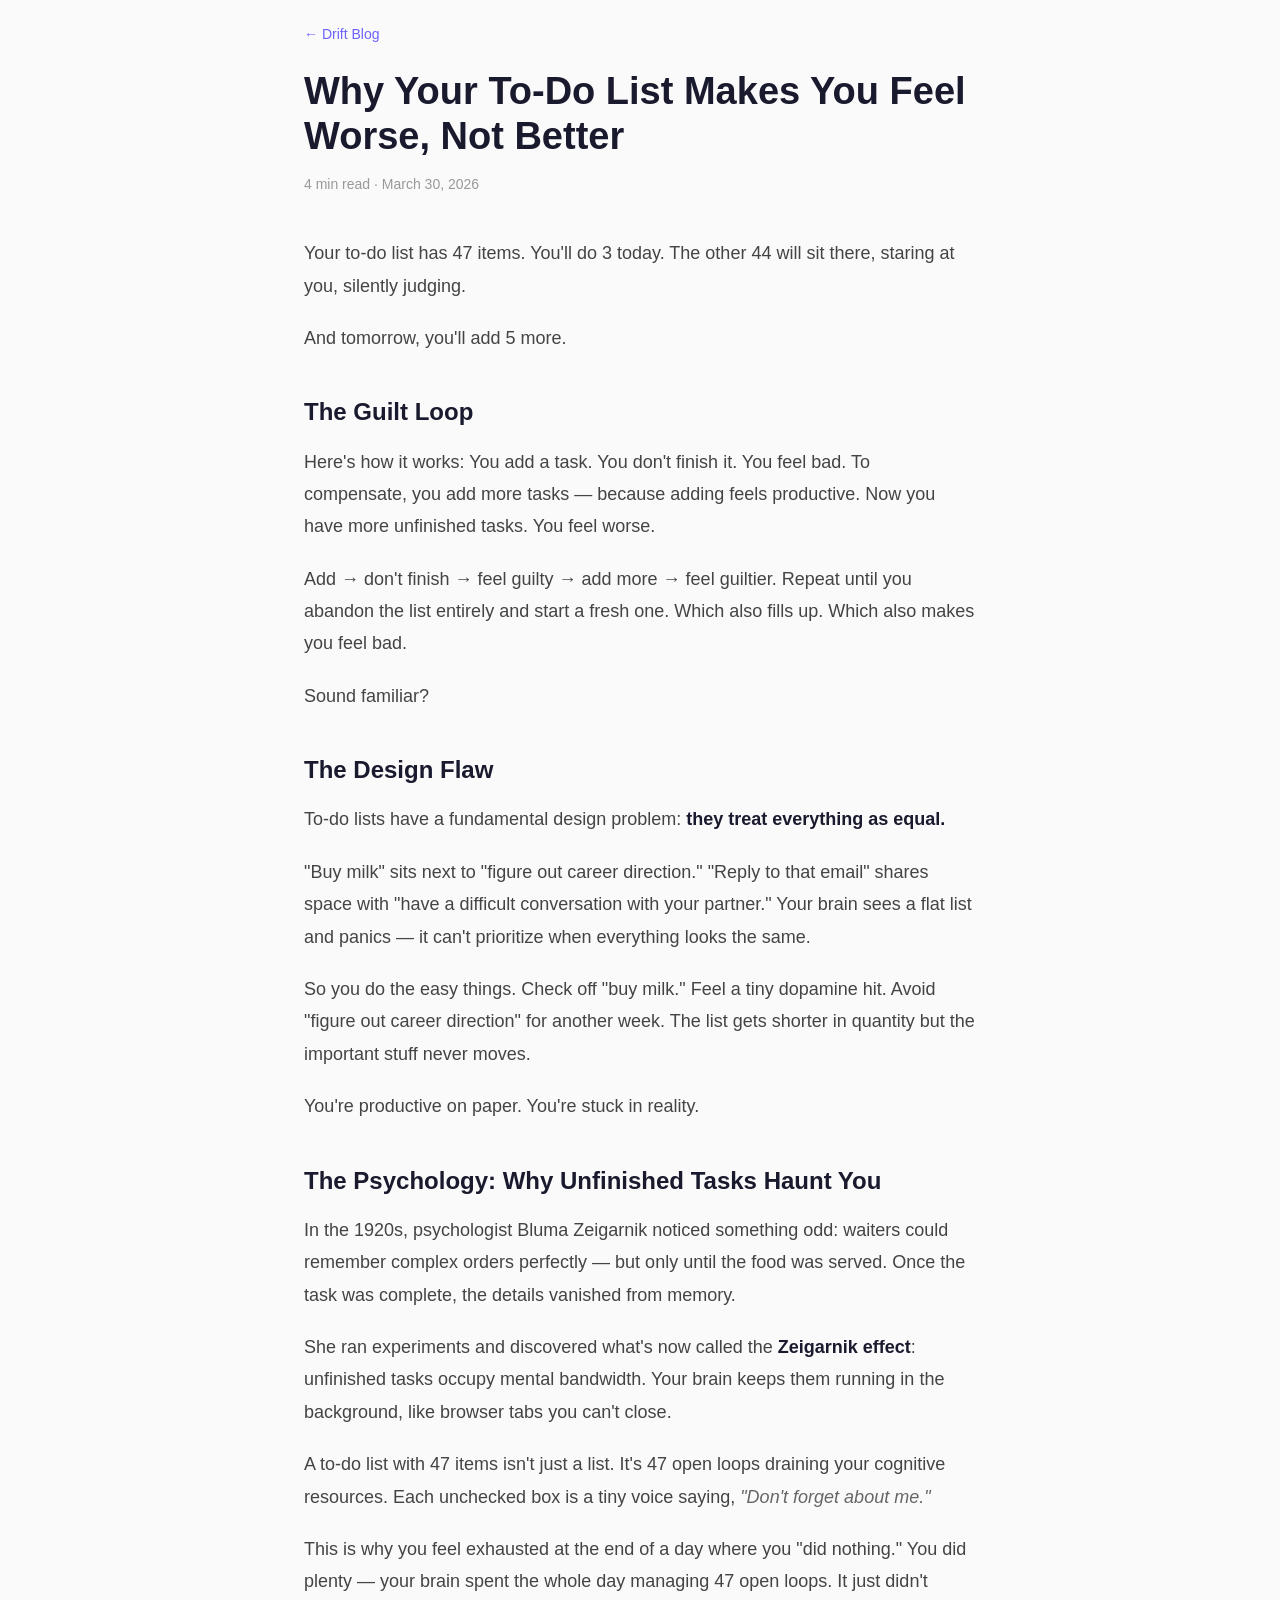
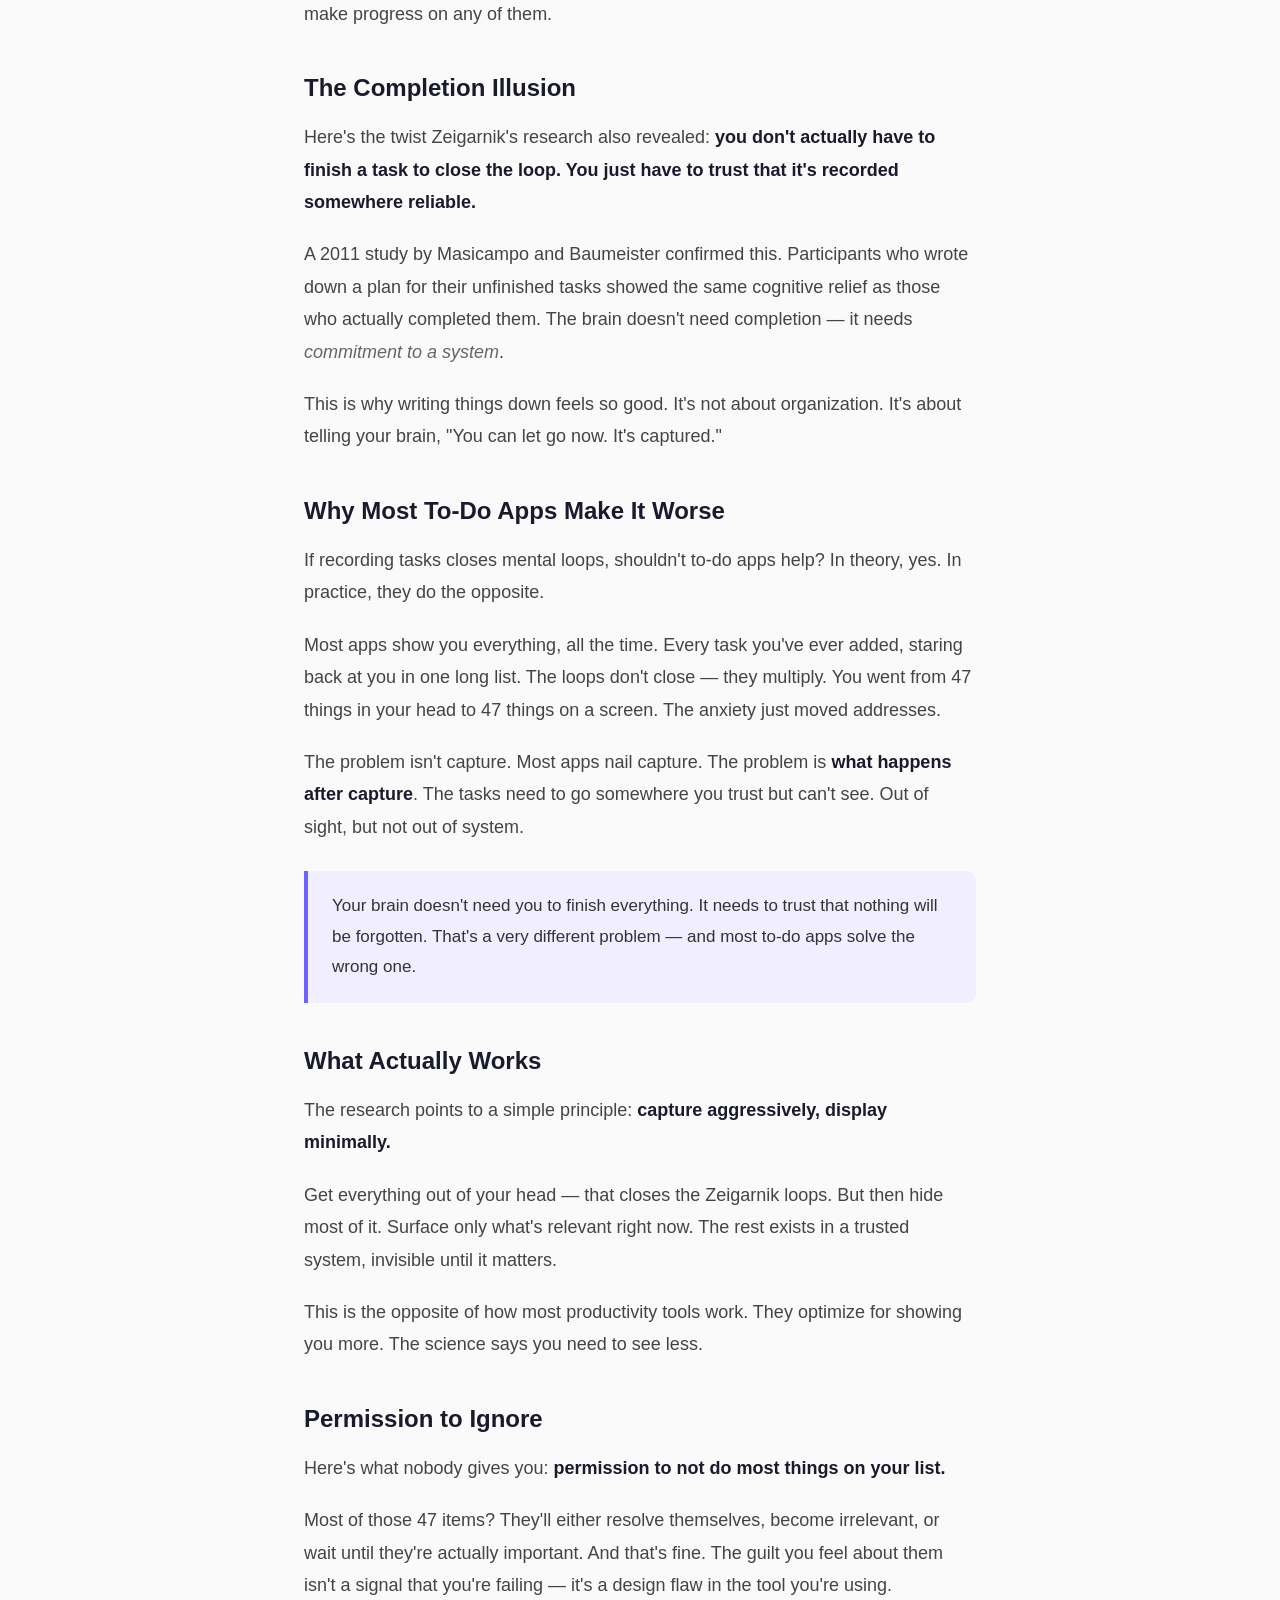
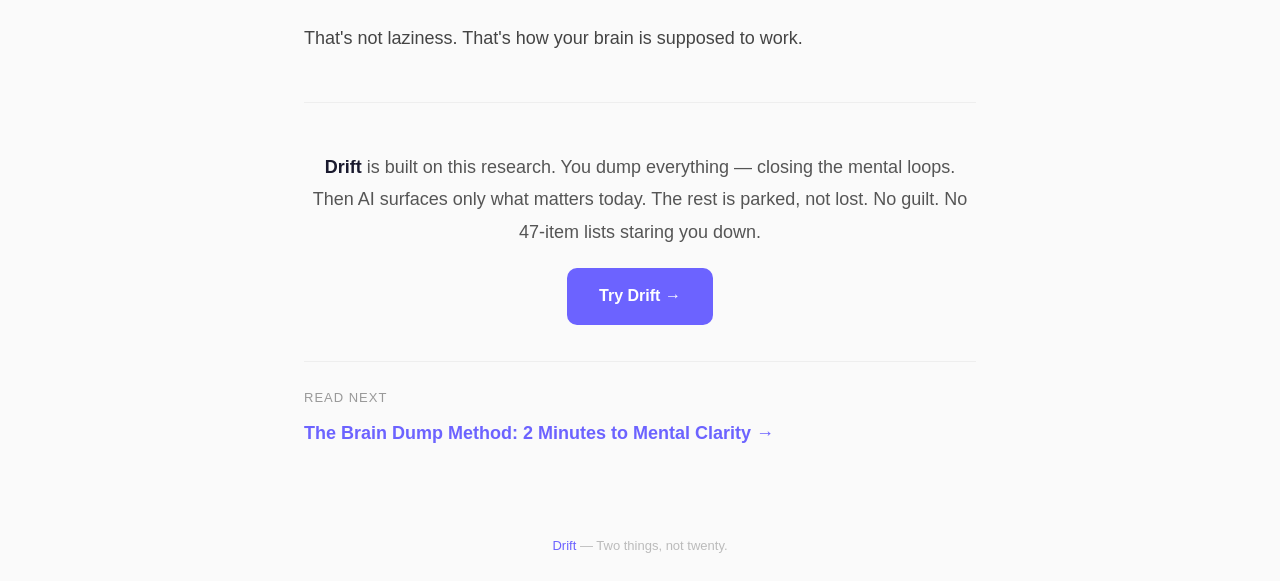
<file: blog/todo-list-guilt.html>
<!DOCTYPE html>
<html lang="en">
<head>
  <meta charset="UTF-8">
  <meta name="viewport" content="width=device-width, initial-scale=1.0">
  <title>Why Your To-Do List Makes You Feel Worse — Drift Blog</title>
  <meta name="description" content="47 items. You'll do 3. The other 44 are silently draining your energy.">
  <meta name="keywords" content="to-do list anxiety, to-do list guilt, why to-do lists don't work, Zeigarnik effect, task overwhelm">
  <link rel="canonical" href="https://suraj1074.github.io/Drift-Website/blog/todo-list-guilt.html">
  <link rel="icon" type="image/png" href="../favicon.png">
  <link rel="apple-touch-icon" href="../apple-touch-icon.png">
  <meta property="og:title" content="Why Your To-Do List Makes You Feel Worse">
  <meta property="og:description" content="47 items. You'll do 3. The other 44 are silently draining your energy.">
  <meta property="og:url" content="https://suraj1074.github.io/Drift-Website/blog/todo-list-guilt.html">
  <meta property="og:type" content="article">
  <meta property="og:image" content="https://suraj1074.github.io/Drift-Website/og-image.png">
  <meta name="twitter:card" content="summary_large_image">
  <meta name="twitter:title" content="Why Your To-Do List Makes You Feel Worse">
  <meta name="twitter:description" content="47 items. You'll do 3. The other 44 are silently draining your energy.">
  <link rel="stylesheet" href="blog-style.css">
  <script type="application/ld+json">
  {"@context":"https://schema.org","@type":"Article","headline":"Why Your To-Do List Makes You Feel Worse, Not Better","description":"47 items. You'll do 3. The other 44 are silently draining your energy.","datePublished":"2026-03-30","author":{"@type":"Person","name":"Suraj Jha"},"publisher":{"@type":"Organization","name":"Drift"},"image":"https://suraj1074.github.io/Drift-Website/og-image.png","mainEntityOfPage":"https://suraj1074.github.io/Drift-Website/blog/todo-list-guilt.html"}
  </script>
</head>
<body>
  <nav class="blog-nav"><a href="index.html">← Drift Blog</a></nav>
  <article>
    <h1>Why Your To-Do List Makes You Feel Worse, Not Better</h1>
    <div class="article-meta">4 min read · March 30, 2026</div>

    <p>Your to-do list has 47 items. You'll do 3 today. The other 44 will sit there, staring at you, silently judging.</p>

    <p>And tomorrow, you'll add 5 more.</p>

    <h2>The Guilt Loop</h2>

    <p>Here's how it works: You add a task. You don't finish it. You feel bad. To compensate, you add more tasks — because adding feels productive. Now you have more unfinished tasks. You feel worse.</p>

    <p>Add → don't finish → feel guilty → add more → feel guiltier. Repeat until you abandon the list entirely and start a fresh one. Which also fills up. Which also makes you feel bad.</p>

    <p>Sound familiar?</p>

    <h2>The Design Flaw</h2>

    <p>To-do lists have a fundamental design problem: <strong>they treat everything as equal.</strong></p>

    <p>"Buy milk" sits next to "figure out career direction." "Reply to that email" shares space with "have a difficult conversation with your partner." Your brain sees a flat list and panics — it can't prioritize when everything looks the same.</p>

    <p>So you do the easy things. Check off "buy milk." Feel a tiny dopamine hit. Avoid "figure out career direction" for another week. The list gets shorter in quantity but the important stuff never moves.</p>

    <p>You're productive on paper. You're stuck in reality.</p>

    <h2>The Psychology: Why Unfinished Tasks Haunt You</h2>

    <p>In the 1920s, psychologist Bluma Zeigarnik noticed something odd: waiters could remember complex orders perfectly — but only until the food was served. Once the task was complete, the details vanished from memory.</p>

    <p>She ran experiments and discovered what's now called the <strong>Zeigarnik effect</strong>: unfinished tasks occupy mental bandwidth. Your brain keeps them running in the background, like browser tabs you can't close.</p>

    <p>A to-do list with 47 items isn't just a list. It's 47 open loops draining your cognitive resources. Each unchecked box is a tiny voice saying, <em>"Don't forget about me."</em></p>

    <p>This is why you feel exhausted at the end of a day where you "did nothing." You did plenty — your brain spent the whole day managing 47 open loops. It just didn't make progress on any of them.</p>

    <h2>The Completion Illusion</h2>

    <p>Here's the twist Zeigarnik's research also revealed: <strong>you don't actually have to finish a task to close the loop. You just have to trust that it's recorded somewhere reliable.</strong></p>

    <p>A 2011 study by Masicampo and Baumeister confirmed this. Participants who wrote down a plan for their unfinished tasks showed the same cognitive relief as those who actually completed them. The brain doesn't need completion — it needs <em>commitment to a system</em>.</p>

    <p>This is why writing things down feels so good. It's not about organization. It's about telling your brain, "You can let go now. It's captured."</p>

    <h2>Why Most To-Do Apps Make It Worse</h2>

    <p>If recording tasks closes mental loops, shouldn't to-do apps help? In theory, yes. In practice, they do the opposite.</p>

    <p>Most apps show you everything, all the time. Every task you've ever added, staring back at you in one long list. The loops don't close — they multiply. You went from 47 things in your head to 47 things on a screen. The anxiety just moved addresses.</p>

    <p>The problem isn't capture. Most apps nail capture. The problem is <strong>what happens after capture</strong>. The tasks need to go somewhere you trust but can't see. Out of sight, but not out of system.</p>

    <div class="highlight-box">
      Your brain doesn't need you to finish everything. It needs to trust that nothing will be forgotten. That's a very different problem — and most to-do apps solve the wrong one.
    </div>

    <h2>What Actually Works</h2>

    <p>The research points to a simple principle: <strong>capture aggressively, display minimally.</strong></p>

    <p>Get everything out of your head — that closes the Zeigarnik loops. But then hide most of it. Surface only what's relevant right now. The rest exists in a trusted system, invisible until it matters.</p>

    <p>This is the opposite of how most productivity tools work. They optimize for showing you more. The science says you need to see less.</p>

    <h2>Permission to Ignore</h2>

    <p>Here's what nobody gives you: <strong>permission to not do most things on your list.</strong></p>

    <p>Most of those 47 items? They'll either resolve themselves, become irrelevant, or wait until they're actually important. And that's fine. The guilt you feel about them isn't a signal that you're failing — it's a design flaw in the tool you're using.</p>

    <p>That's not laziness. That's how your brain is supposed to work.</p>

    <div class="cta-section">
      <p><strong>Drift</strong> is built on this research. You dump everything — closing the mental loops. Then AI surfaces only what matters today. The rest is parked, not lost. No guilt. No 47-item lists staring you down.</p>
      <a href="https://suraj1074.github.io/Drift-Website/" class="btn">Try Drift →</a>
    </div>

    <div class="read-next">
      <p>Read next</p>
      <a href="brain-dump-method.html">The Brain Dump Method: 2 Minutes to Mental Clarity →</a>
    </div>
  </article>
  <footer><a href="https://suraj1074.github.io/Drift-Website/">Drift</a> — Two things, not twenty.</footer>
</body>
</html>
</file>
<file: blog/blog-style.css>
* { margin: 0; padding: 0; box-sizing: border-box; }
body { font-family: -apple-system, BlinkMacSystemFont, 'Segoe UI', sans-serif; color: #1a1a2e; background: #fafafa; line-height: 1.8; }
.blog-nav { padding: 20px 24px; max-width: 720px; margin: 0 auto; }
.blog-nav a { color: #6c63ff; text-decoration: none; font-size: 14px; font-weight: 500; }
.blog-nav a:hover { text-decoration: underline; }
article { max-width: 720px; margin: 0 auto; padding: 0 24px 60px; }
article h1 { font-size: 38px; font-weight: 700; line-height: 1.2; margin-bottom: 12px; }
.article-meta { font-size: 14px; color: #999; margin-bottom: 40px; }
article h2 { font-size: 24px; font-weight: 700; margin: 36px 0 12px; }
article p { font-size: 18px; color: #444; margin-bottom: 20px; }
article em { color: #666; }
article strong { color: #1a1a2e; }
article ul, article ol { margin: 0 0 20px 24px; font-size: 18px; color: #444; }
article li { margin-bottom: 8px; }
.highlight-box { background: #f0eeff; border-left: 4px solid #6c63ff; padding: 20px 24px; border-radius: 0 10px 10px 0; margin: 28px 0; font-size: 17px; color: #333; }
.cta-section { text-align: center; padding: 48px 0 0; border-top: 1px solid #eee; margin-top: 48px; }
.cta-section p { font-size: 18px; color: #555; margin-bottom: 20px; }
.cta-section a.btn { display: inline-block; padding: 14px 32px; background: #6c63ff; color: white; border-radius: 10px; text-decoration: none; font-weight: 600; font-size: 16px; transition: background 0.2s; }
.cta-section a.btn:hover { background: #5a52d5; }
.read-next { margin-top: 36px; padding-top: 24px; border-top: 1px solid #eee; }
.read-next p { font-size: 13px; color: #999; text-transform: uppercase; letter-spacing: 1px; margin-bottom: 8px; }
.read-next a { font-size: 18px; color: #6c63ff; text-decoration: none; font-weight: 600; }
.read-next a:hover { text-decoration: underline; }
footer { text-align: center; padding: 24px; font-size: 13px; color: #bbb; }
footer a { color: #6c63ff; text-decoration: none; }
.stat-grid { display: grid; grid-template-columns: 1fr 1fr; gap: 16px; margin: 28px 0; }
.stat-card { background: white; border: 1px solid #eee; border-radius: 12px; padding: 20px; text-align: center; }
.stat-card .num { font-size: 32px; font-weight: 700; color: #6c63ff; }
.stat-card .label { font-size: 14px; color: #888; margin-top: 4px; }
@media (max-width: 600px) {
  article h1 { font-size: 28px; }
  article h2 { font-size: 20px; }
  article p, article ul, article ol { font-size: 16px; }
  .stat-grid { grid-template-columns: 1fr; }
}
</file>
